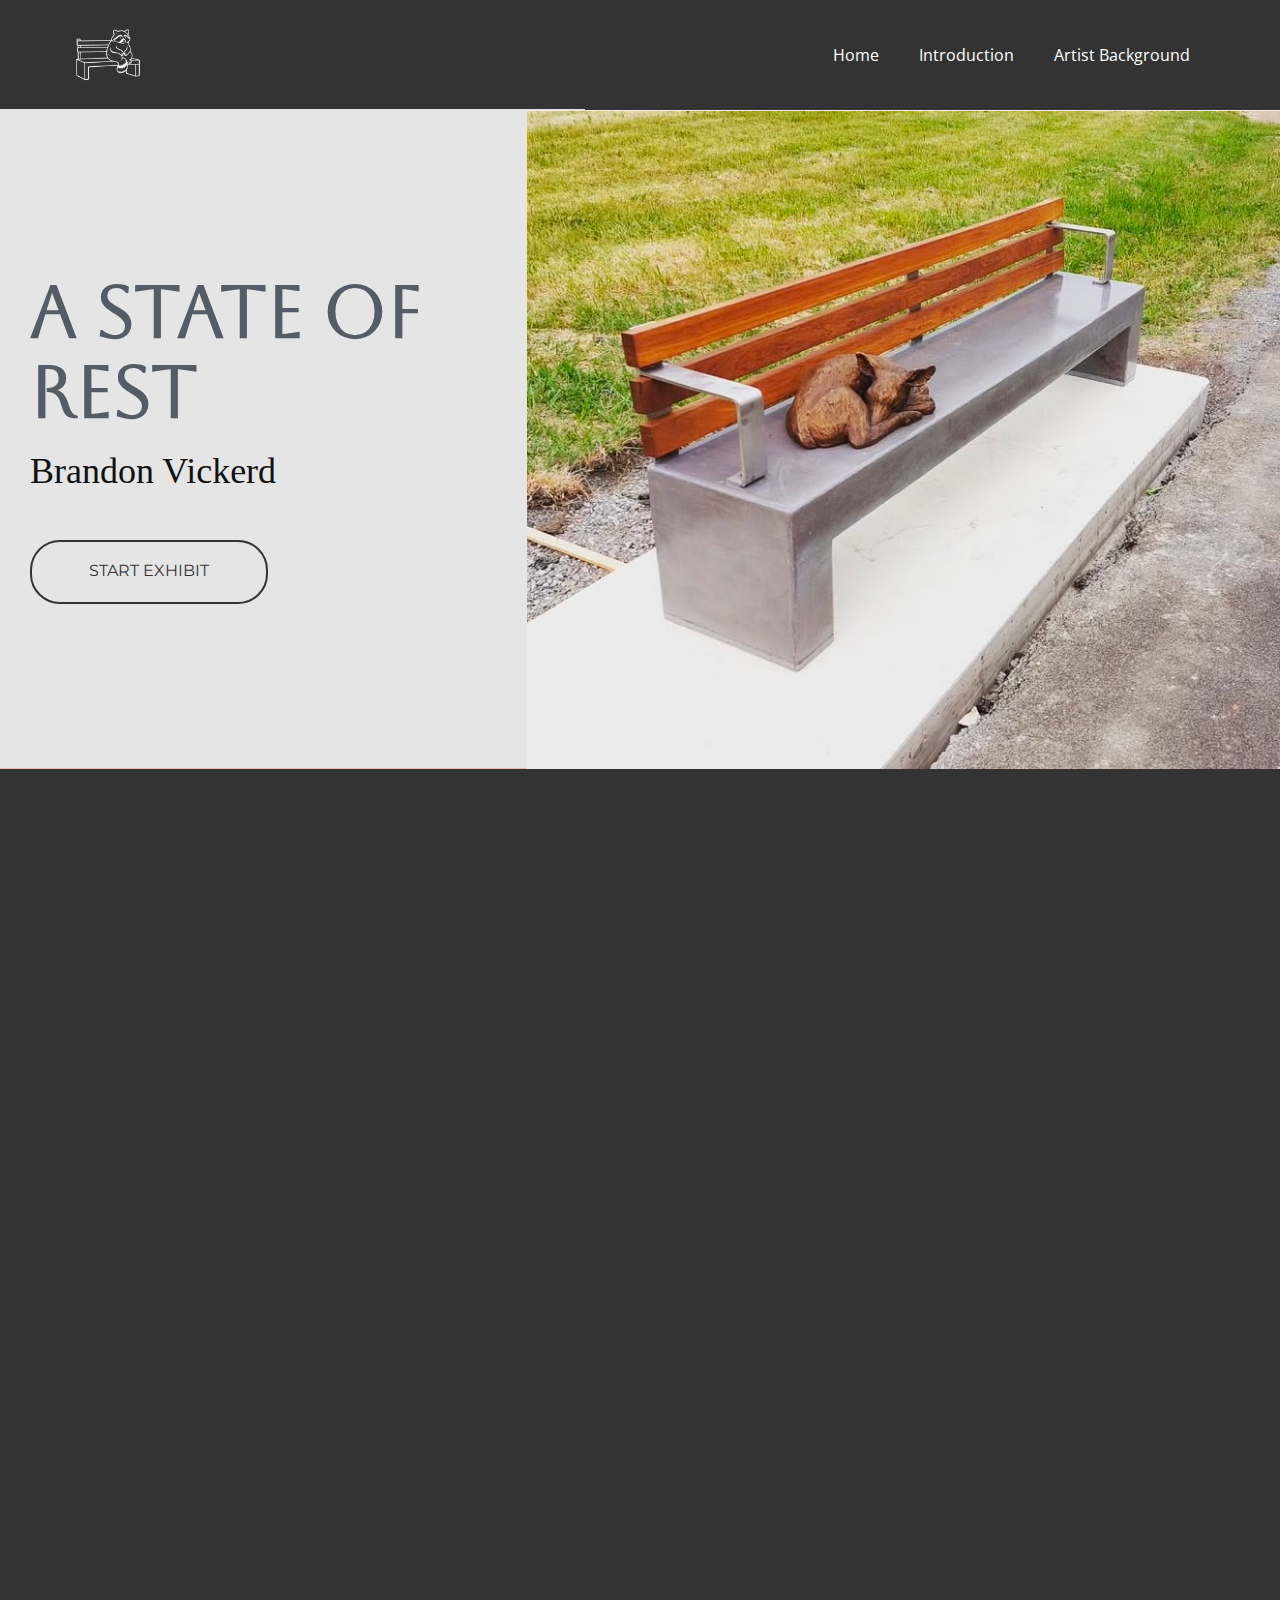
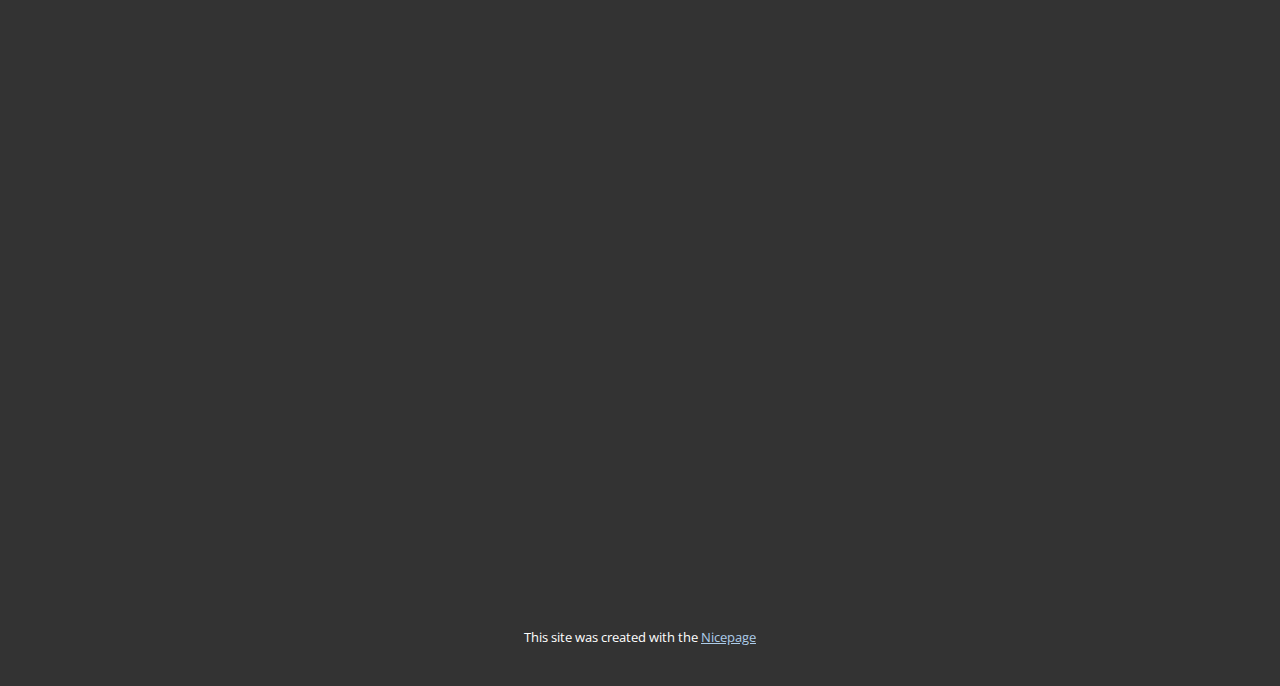
<file: index.html>
<!DOCTYPE html>
<html style="font-size: 16px;" lang="en"><head>
    <meta name="viewport" content="width=device-width, initial-scale=1.0">
    <meta charset="utf-8">
    <meta name="keywords" content="Our Portfolio, Our Works, Contact Us">
    <meta name="description" content="">
    <title>Home Menu</title>
    <link rel="stylesheet" href="nicepage.css" media="screen">
<link rel="stylesheet" href="index.css" media="screen">
    <script class="u-script" type="text/javascript" src="jquery.js" defer=""></script>
    <script class="u-script" type="text/javascript" src="nicepage.js" defer=""></script>
    <meta name="generator" content="Nicepage 7.7.3, nicepage.com">
    
    
    
    
    
    
    <link id="u-theme-google-font" rel="stylesheet" href="https://fonts.googleapis.com/css?family=Roboto:100,100i,300,300i,400,400i,500,500i,700,700i,900,900i|Open+Sans:300,300i,400,400i,500,500i,600,600i,700,700i,800,800i">
    <link id="u-page-google-font" rel="stylesheet" href="https://fonts.googleapis.com/css?family=Montserrat:100,100i,200,200i,300,300i,400,400i,500,500i,600,600i,700,700i,800,800i,900,900i|Aboreto:400">
    <script type="application/ld+json">{
		"@context": "http://schema.org",
		"@type": "Organization",
		"name": "A_State_Of_Rest",
		"logo": "images/logo-website.png"
}</script>
    <meta name="theme-color" content="#478ac9">
    <meta property="og:title" content="Home Menu">
    <meta property="og:type" content="website">
  <meta data-intl-tel-input-cdn-path="intlTelInput/"></head>
  <body data-home-page="Home-Menu.html" data-home-page-title="Home Menu" data-path-to-root="./" data-include-products="false" class="u-body u-xl-mode" data-lang="en"><header class="u-clearfix u-header" id="sec-2f8a"><div class="u-clearfix u-sheet u-valign-middle-lg u-valign-middle-md u-valign-middle-sm u-valign-middle-xs u-sheet-1">
        <a href="./" data-page-id="700920115" class="u-image u-logo u-image-1" data-image-width="1024" data-image-height="1024" title="Home Menu">
          <img src="images/logo-website.png" class="u-logo-image u-logo-image-1">
        </a>
        <nav class="u-menu u-menu-one-level u-offcanvas u-menu-1">
          <div class="menu-collapse" style="font-size: 1rem; letter-spacing: 0px;">
            <a class="u-button-style u-custom-left-right-menu-spacing u-custom-padding-bottom u-custom-text-active-color u-custom-text-hover-color u-custom-top-bottom-menu-spacing u-hamburger-link u-nav-link u-text-active-palette-1-base u-text-hover-palette-2-base" href="#">
              <svg class="u-svg-link" viewBox="0 0 24 24"><use xlink:href="#menu-hamburger"></use></svg>
              <svg class="u-svg-content" version="1.1" id="menu-hamburger" viewBox="0 0 16 16" x="0px" y="0px" xmlns:xlink="http://www.w3.org/1999/xlink" xmlns="http://www.w3.org/2000/svg"><g><rect y="1" width="16" height="2"></rect><rect y="7" width="16" height="2"></rect><rect y="13" width="16" height="2"></rect>
</g></svg>
            </a>
          </div>
          <div class="u-custom-menu u-nav-container">
            <ul class="u-nav u-unstyled u-nav-1"><li class="u-nav-item"><a class="u-button-style u-nav-link u-text-active-grey-40 u-text-hover-grey-50" href="./" style="padding: 10px 20px;">Home</a>
</li><li class="u-nav-item"><a class="u-button-style u-nav-link u-text-active-grey-40 u-text-hover-grey-50" href="introduction.html" style="padding: 10px 20px;">Introduction</a>
</li><li class="u-nav-item"><a class="u-button-style u-nav-link u-text-active-grey-40 u-text-hover-grey-50" href="Artist-Background.html" style="padding: 10px 20px;">Artist Background</a>
</li></ul>
          </div>
          <div class="u-custom-menu u-nav-container-collapse">
            <div class="u-black u-container-style u-inner-container-layout u-opacity u-opacity-95 u-sidenav">
              <div class="u-inner-container-layout u-sidenav-overflow">
                <div class="u-menu-close"></div>
                <ul class="u-align-center u-nav u-popupmenu-items u-unstyled u-nav-2"><li class="u-nav-item"><a class="u-button-style u-nav-link" href="./">Home</a>
</li><li class="u-nav-item"><a class="u-button-style u-nav-link" href="introduction.html">Introduction</a>
</li><li class="u-nav-item"><a class="u-button-style u-nav-link" href="Artist-Background.html">Artist Background</a>
</li></ul>
              </div>
            </div>
            <div class="u-black u-menu-overlay u-opacity u-opacity-70"></div>
          </div>
        </nav>
      </div></header>
    <section class="u-align-center u-clearfix u-container-align-center u-gradient u-valign-middle-lg u-valign-middle-md u-valign-middle-sm u-valign-middle-xs u-section-1" id="carousel_3d70">
      <div class="custom-expanded data-layout-selected u-clearfix u-gutter-0 u-layout-wrap u-layout-wrap-1">
        <div class="u-layout" style="">
          <div class="u-layout-row" style="">
            <div class="u-align-left u-container-align-left u-container-style u-grey-10 u-layout-cell u-left-cell u-shape-rectangle u-size-60 u-size-xs-60 u-layout-cell-1" src="">
              <div class="u-container-layout u-valign-middle u-container-layout-1">
                <h1 class="u-align-left u-custom-font u-text u-text-palette-5-dark-2 u-text-1">A State of Rest</h1>
                <p class="u-align-left u-custom-font u-font-georgia u-text u-text-2">Brandon Vickerd </p>
                <a href="introduction.html" data-page-id="42222788" class="u-active-palette-5-dark-3 u-align-left u-border-2 u-border-grey-80 u-btn u-button-style u-hover-palette-5-dark-3 u-btn-1" data-animation-name="" data-animation-duration="0" data-animation-delay="0" data-animation-direction="" title="introduction">start​ exhibit</a>
              </div>
            </div>
          </div>
        </div>
      </div>
      <img class="custom-expanded u-image u-image-default u-image-1" src="images/IMG_4222.jpeg" alt="" data-image-width="1170" data-image-height="680">
    </section>
    <section class="u-align-center u-clearfix u-container-align-center u-valign-top-md u-section-2" id="carousel_dc5e" data-animation-name="" data-animation-duration="0" data-animation-delay="0" data-animation-direction="">
      <div class="u-clearfix u-sheet u-valign-middle-lg u-valign-middle-md u-valign-middle-sm u-valign-middle-xs u-sheet-1">
        <h2 class="u-align-center u-text u-text-default u-text-palette-5-dark-2 u-text-1" data-animation-name="customAnimationIn" data-animation-duration="1500">Gallery</h2>
        <div class="u-expanded-width u-list u-list-1">
          <div class="u-repeater u-repeater-1">
            <div class="u-align-left u-container-align-left u-container-style u-image u-list-item u-repeater-item u-shading u-image-1" src="" data-image-width="1170" data-image-height="1106" data-animation-name="customAnimationIn" data-animation-duration="1500" data-href="introduction.html" data-page-id="42222788" title="introduction">
              <div class="u-container-layout u-similar-container u-container-layout-1">
                <div class="u-align-center u-black u-container-align-center u-container-style u-expanded-width u-group u-opacity u-opacity-60 u-group-1" data-animation-name="" data-animation-duration="0" data-animation-delay="0" data-animation-direction="">
                  <div class="u-container-layout u-valign-middle u-container-layout-2">
                    <h5 class="u-text u-text-2">
                      <a class="u-active-none u-border-none u-btn u-button-link u-button-style u-hover-none u-none u-text-body-alt-color u-btn-1" href="introduction.html" data-page-id="42222788" title="introduction" target="_blank">Introduction</a>
                    </h5>
                  </div>
                </div>
              </div>
            </div>
            <div class="u-align-left u-container-align-left u-container-style u-image u-list-item u-repeater-item u-shading u-image-2" src="" data-image-width="1170" data-image-height="1121" data-animation-name="customAnimationIn" data-animation-duration="1500" data-href="Visual-Analysis.html" data-page-id="59548452" title="Visual Analysis">
              <div class="u-container-layout u-similar-container u-container-layout-3">
                <div class="u-align-center u-black u-container-align-center u-container-style u-expanded-width u-group u-opacity u-opacity-60 u-group-2" data-animation-name="" data-animation-duration="0" data-animation-delay="0" data-animation-direction="" data-href="#">
                  <div class="u-container-layout u-valign-middle u-container-layout-4">
                    <h5 class="u-text u-text-3">
                      <a class="u-active-none u-border-none u-btn u-button-link u-button-style u-hover-none u-none u-text-body-alt-color u-btn-2" href="Visual-Analysis.html" data-page-id="59548452" title="Visual Analysis" target="_blank">Visual Analysis</a>
                    </h5>
                  </div>
                </div>
              </div>
            </div>
            <div class="u-align-left u-container-align-left u-container-style u-image u-list-item u-repeater-item u-shading u-image-3" src="" data-image-width="1170" data-image-height="865" data-animation-name="customAnimationIn" data-animation-duration="1500" data-href="Artist-Background.html" data-page-id="1081700923" title="Artist Background">
              <div class="u-container-layout u-similar-container u-container-layout-5">
                <div class="u-align-center u-black u-container-align-center u-container-style u-expanded-width u-group u-opacity u-opacity-60 u-group-3" data-animation-name="" data-animation-duration="0" data-animation-delay="0" data-animation-direction="">
                  <div class="u-container-layout u-valign-middle u-container-layout-6">
                    <h5 class="u-text u-text-4">
                      <a class="u-active-none u-border-none u-btn u-button-link u-button-style u-hover-none u-none u-text-body-alt-color u-btn-3" href="Artist-Background.html" data-page-id="1081700923" title="Artist Background">Artist background</a>
                    </h5>
                  </div>
                </div>
              </div>
            </div>
            <div class="u-align-left u-container-align-left u-container-style u-image u-list-item u-repeater-item u-shading u-image-4" src="" data-image-width="3024" data-image-height="4032" data-animation-name="customAnimationIn" data-animation-duration="1500" data-href="Location-as-a-Catalyst.html" data-page-id="141833940" title="Location as a Catalyst">
              <div class="u-container-layout u-similar-container u-container-layout-7">
                <div class="u-align-center u-black u-container-align-center u-container-style u-expanded-width u-group u-opacity u-opacity-60 u-group-4" data-animation-name="" data-animation-duration="0" data-animation-delay="0" data-animation-direction="">
                  <div class="u-container-layout u-valign-middle u-container-layout-8">
                    <h5 class="u-text u-text-5">
                      <a class="u-active-none u-border-none u-btn u-button-link u-button-style u-hover-none u-none u-text-body-alt-color u-btn-4" href="Location-as-a-Catalyst.html" data-page-id="141833940" title="Location as a Catalyst">LOcation as a <b>Catalyst</b>
                      </a>
                    </h5>
                  </div>
                </div>
              </div>
            </div>
            <div class="u-align-left u-container-align-left u-container-style u-image u-list-item u-repeater-item u-shading u-image-5" src="" data-image-width="1170" data-image-height="1096" data-animation-name="customAnimationIn" data-animation-duration="1500" data-href="IsolatedRaccoon.html" data-page-id="50108014" title="IsolatedRaccoon">
              <div class="u-container-layout u-similar-container u-container-layout-9">
                <div class="u-align-center u-black u-container-align-center u-container-style u-expanded-width u-group u-opacity u-opacity-60 u-group-5" data-animation-name="" data-animation-duration="0" data-animation-delay="0" data-animation-direction="">
                  <div class="u-container-layout u-valign-middle u-container-layout-10">
                    <h5 class="u-text u-text-6">
                      <a class="u-active-none u-border-none u-btn u-button-link u-button-style u-hover-none u-none u-text-white u-btn-5" href="IsolatedRaccoon.html" data-page-id="50108014" title="IsolatedRaccoon">Isolated raccoon</a>
                    </h5>
                  </div>
                </div>
              </div>
            </div>
            <div class="u-align-left u-container-align-left u-container-style u-image u-list-item u-repeater-item u-shading u-image-6" src="" data-image-width="1169" data-image-height="1376" data-animation-name="customAnimationIn" data-animation-duration="1500" data-href="Community-Reception.html" data-page-id="301208328" title="Community Reception">
              <div class="u-container-layout u-similar-container u-container-layout-11">
                <div class="u-align-center u-black u-container-align-center u-container-style u-expanded-width u-group u-opacity u-opacity-60 u-group-6" data-animation-name="" data-animation-duration="0" data-animation-delay="0" data-animation-direction="">
                  <div class="u-container-layout u-valign-middle u-container-layout-12">
                    <h5 class="u-text u-text-7">
                      <a class="u-active-none u-border-none u-btn u-button-link u-button-style u-hover-none u-none u-text-body-alt-color u-btn-6" href="Visual-Analysis.html" data-page-id="59548452" title="Community Interaction">Community Reception</a>
                    </h5>
                  </div>
                </div>
              </div>
            </div>
            <div class="u-align-left u-container-align-left u-container-style u-image u-list-item u-repeater-item u-shading u-image-7" src="" data-image-width="1568" data-image-height="1174" data-animation-name="customAnimationIn" data-animation-duration="1500" data-href="The-Politics-of-Cuteness.html" data-page-id="38006529" title="The Politics of Cuteness">
              <div class="u-container-layout u-similar-container u-container-layout-13">
                <div class="u-align-center u-black u-container-align-center u-container-style u-expanded-width u-group u-opacity u-opacity-60 u-group-7" data-animation-name="" data-animation-duration="0" data-animation-delay="0" data-animation-direction="">
                  <div class="u-container-layout u-valign-middle u-container-layout-14">
                    <h5 class="u-text u-text-8">
                      <a href="The-Politics-of-Cuteness.html" data-page-id="38006529" class="u-active-none u-border-none u-btn u-button-link u-button-style u-hover-none u-none u-text-body-alt-color u-btn-7" title="The Politics of Cuteness">THE POLITICS OF CUTENESS </a>
                    </h5>
                  </div>
                </div>
              </div>
            </div>
            <div class="u-align-left u-container-align-left u-container-style u-image u-list-item u-repeater-item u-shading u-image-8" src="" data-image-width="4032" data-image-height="3024" data-animation-name="customAnimationIn" data-animation-duration="1500" data-href="Urbanization-and-Nature.html" data-page-id="936020347" title="Urbanization and Nature">
              <div class="u-container-layout u-similar-container u-container-layout-15">
                <div class="u-align-center u-black u-container-align-center u-container-style u-expanded-width u-group u-opacity u-opacity-60 u-group-8" data-animation-name="" data-animation-duration="0" data-animation-delay="0" data-animation-direction="">
                  <div class="u-container-layout u-valign-middle u-container-layout-16">
                    <h5 class="u-text u-text-9">
                      <a class="u-active-none u-border-none u-btn u-button-link u-button-style u-hover-none u-none u-text-body-alt-color u-btn-8" href="Urbanization-and-Nature.html" data-page-id="936020347" title="Urbanization and Nature">Urbanization and nature</a>
                    </h5>
                  </div>
                </div>
              </div>
            </div>
            <div class="u-align-left u-container-align-left u-container-style u-image u-list-item u-repeater-item u-shading u-image-9" src="" data-image-width="1170" data-image-height="680" data-animation-name="customAnimationIn" data-animation-duration="1500" data-href="Works-cited.html" data-page-id="495702484" title="Works cited">
              <div class="u-container-layout u-similar-container u-container-layout-17">
                <div class="u-align-center u-black u-container-align-center u-container-style u-expanded-width u-group u-opacity u-opacity-60 u-group-9" data-animation-name="" data-animation-duration="0" data-animation-delay="0" data-animation-direction="">
                  <div class="u-container-layout u-valign-middle u-container-layout-18">
                    <h5 class="u-text u-text-10">
                      <a href="Works-cited.html" data-page-id="495702484" class="u-active-none u-border-none u-btn u-button-link u-button-style u-hover-none u-none u-text-body-alt-color u-btn-9" title="Works cited">WORKS CITED</a>
                    </h5>
                  </div>
                </div>
              </div>
            </div>
          </div>
        </div>
      </div>
    </section>
    
    
    
    
    
    
    <section class="u-backlink u-clearfix u-grey-80">
      <p class="u-text"><span>This site was created with the </span>
        <a class="u-link" href="https://nicepage.com/" target="_blank" rel="nofollow"><span>Nicepage</span>
        </a>
      </p>
    </section>
  
</body></html>
</file>
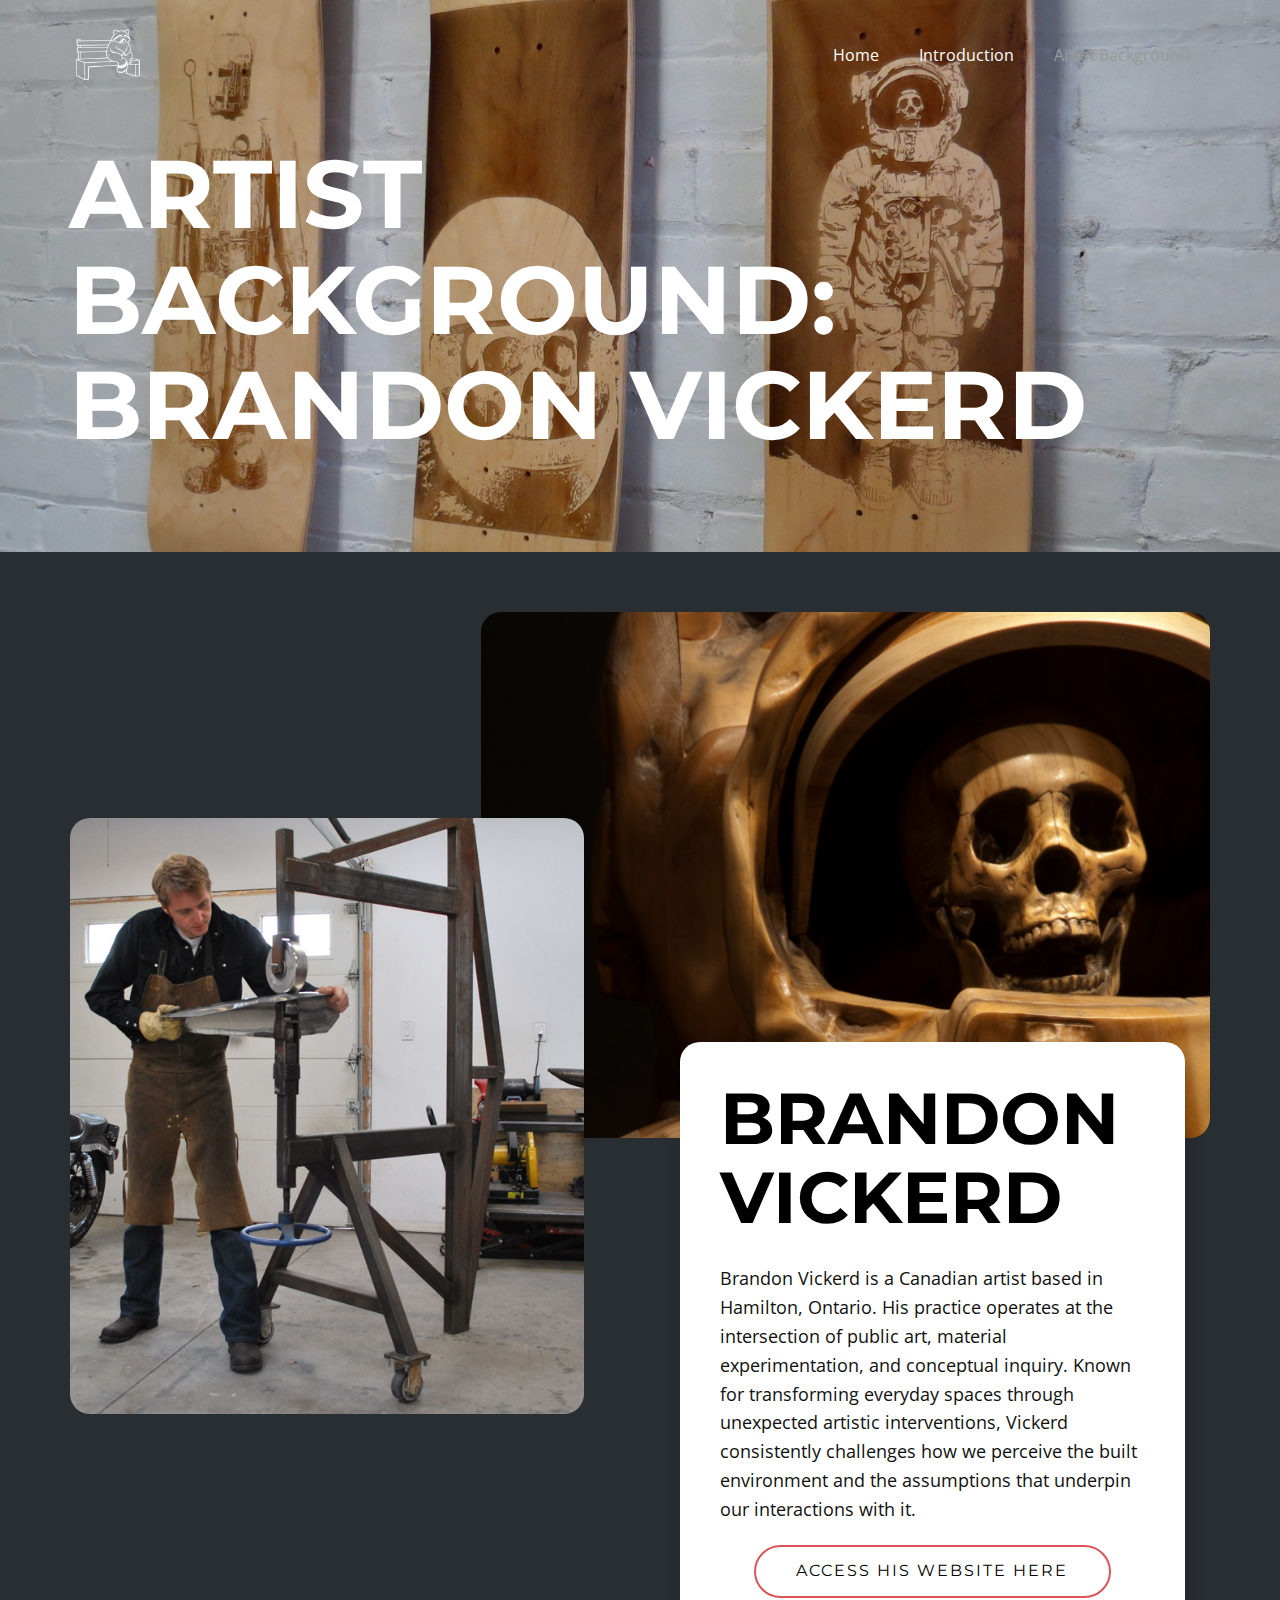
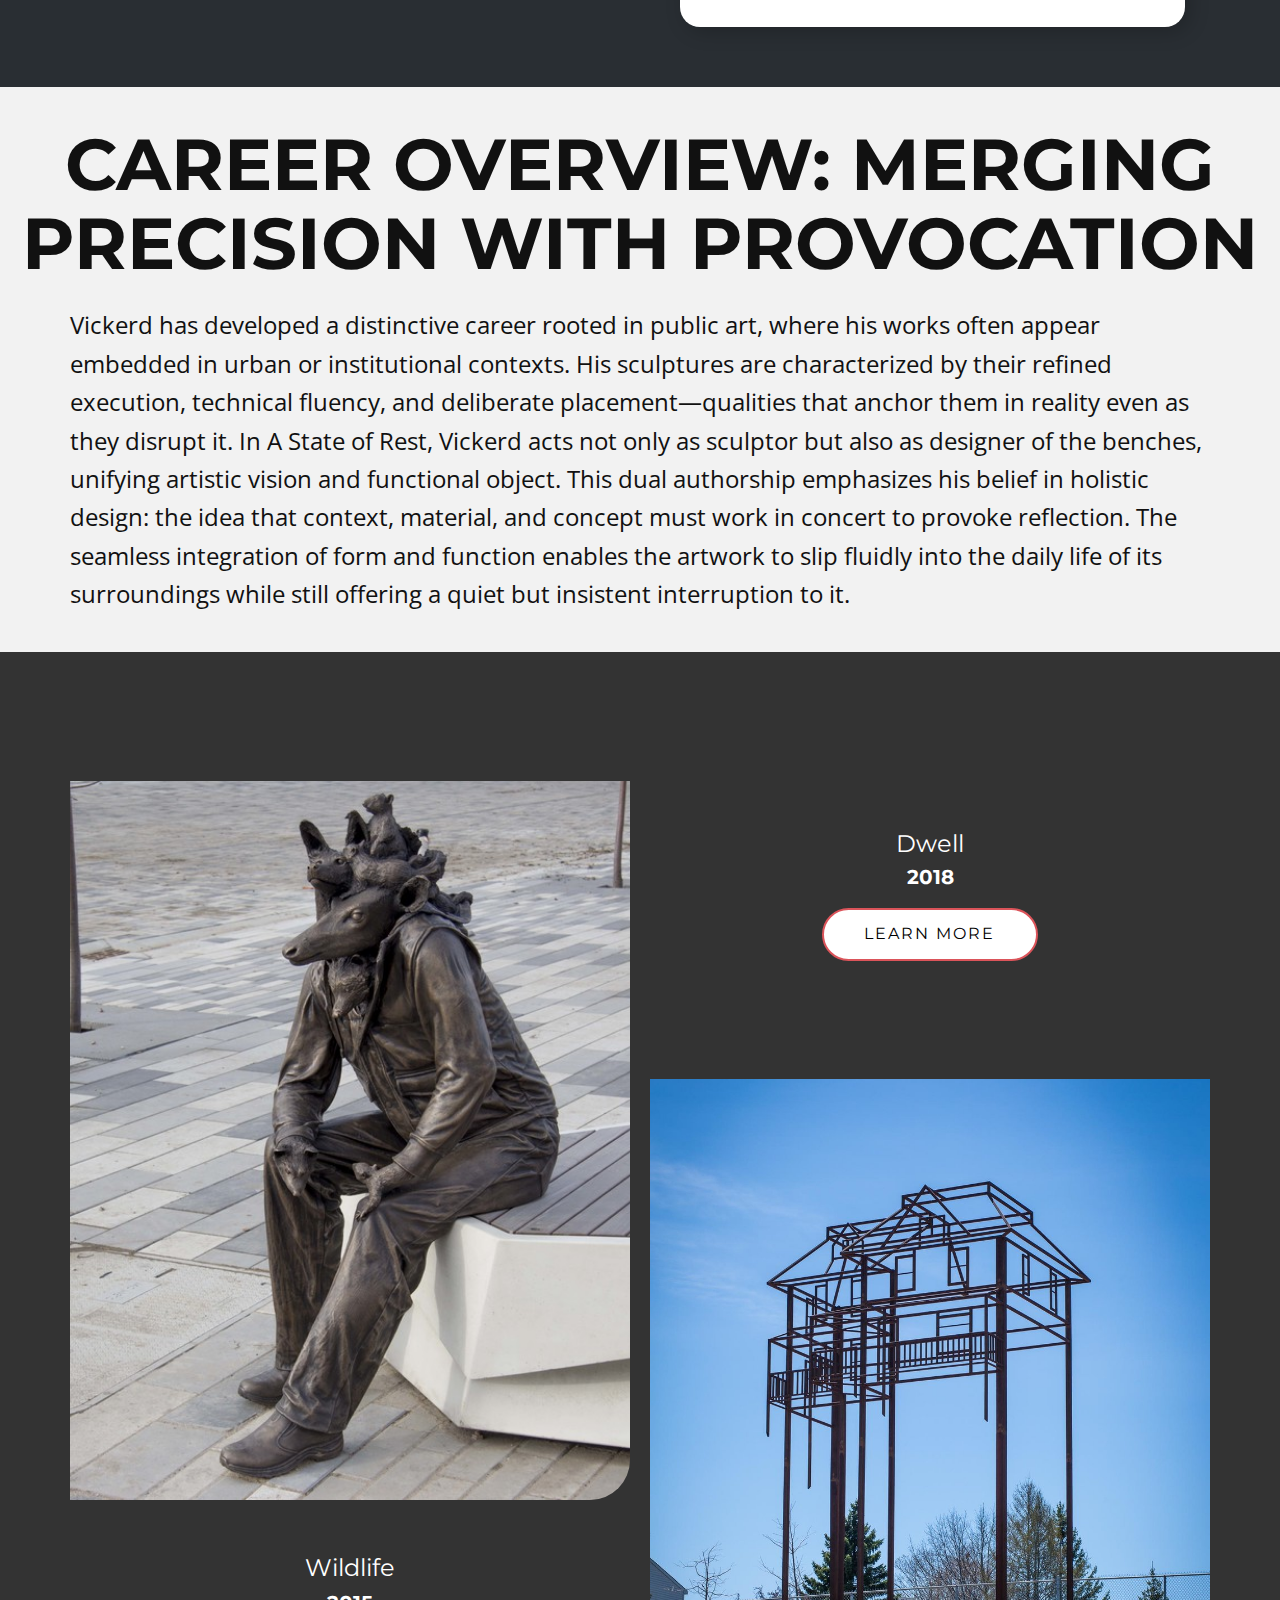
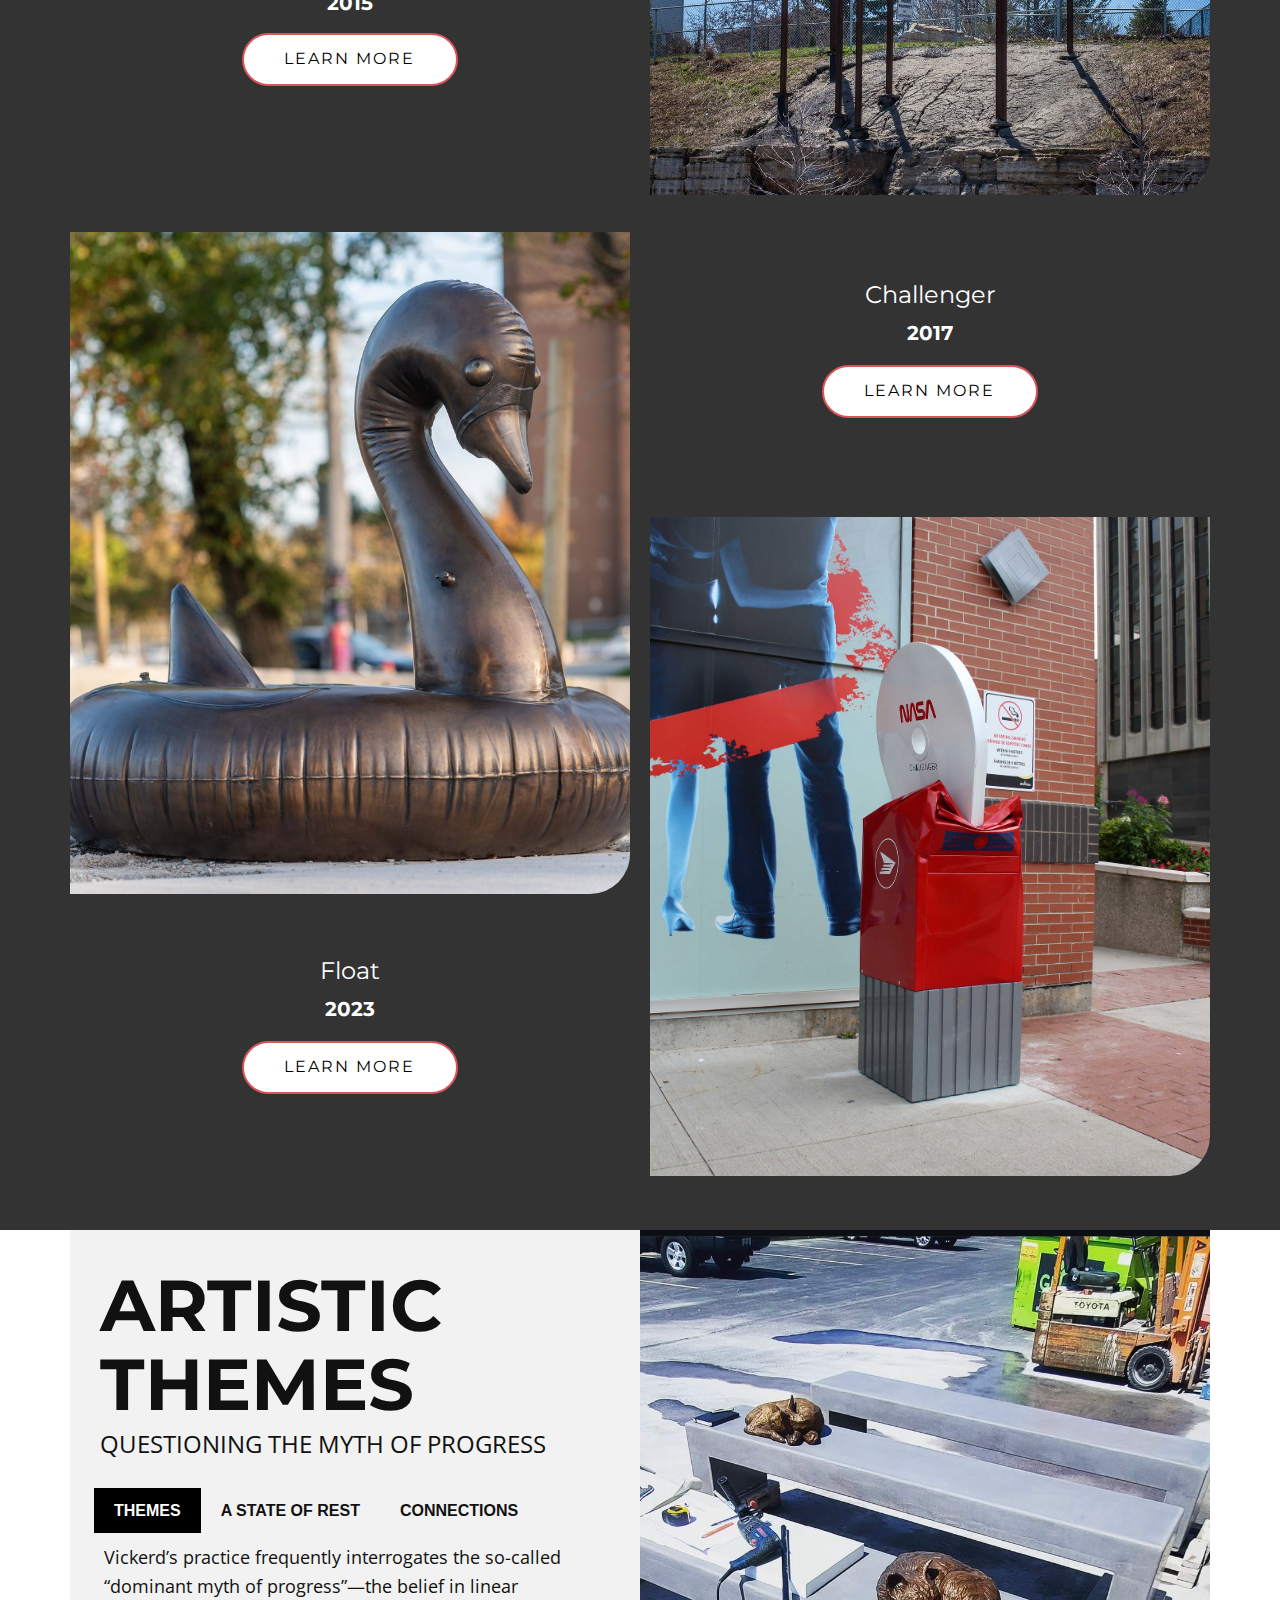
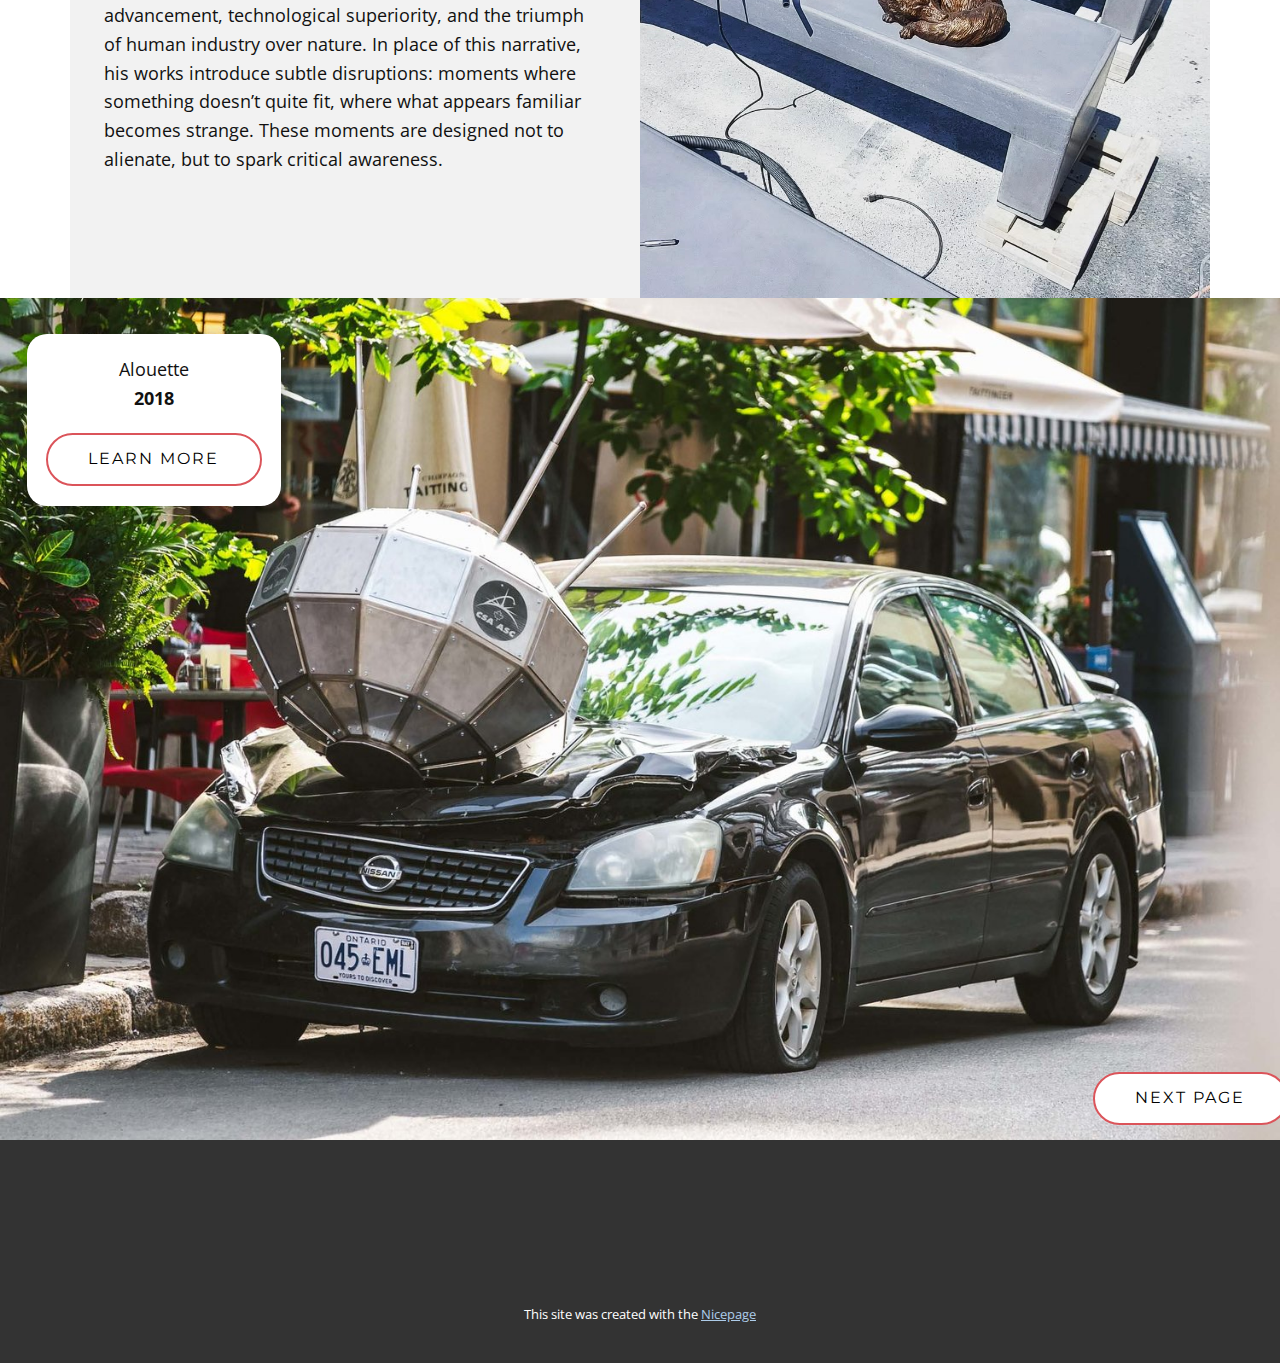
<file: Artist-Background.html>
<!DOCTYPE html>
<html style="font-size: 16px;" lang="en"><head>
    <meta name="viewport" content="width=device-width, initial-scale=1.0">
    <meta charset="utf-8">
    <meta name="keywords" content="Gallery​, ​Feel free to contact us for expert digital solutions today!">
    <meta name="description" content="">
    <title>Artist Background</title>
    <link rel="stylesheet" href="nicepage.css" media="screen">
<link rel="stylesheet" href="Artist-Background.css" media="screen">
    <script class="u-script" type="text/javascript" src="jquery.js" defer=""></script>
    <script class="u-script" type="text/javascript" src="nicepage.js" defer=""></script>
    <meta name="generator" content="Nicepage 7.7.3, nicepage.com">
    
    
    
    
    
    
    
    
    
    
    
    <link id="u-theme-google-font" rel="stylesheet" href="https://fonts.googleapis.com/css?family=Roboto:100,100i,300,300i,400,400i,500,500i,700,700i,900,900i|Open+Sans:300,300i,400,400i,500,500i,600,600i,700,700i,800,800i">
    <link id="u-page-google-font" rel="stylesheet" href="https://fonts.googleapis.com/css?family=Montserrat:100,100i,200,200i,300,300i,400,400i,500,500i,600,600i,700,700i,800,800i,900,900i">
    <script type="application/ld+json">{
		"@context": "http://schema.org",
		"@type": "Organization",
		"name": "A_State_Of_Rest",
		"logo": "images/logo-website.png"
}</script>
    <meta name="theme-color" content="#478ac9">
    <meta property="og:title" content="Artist Background">
    <meta property="og:type" content="website">
  <meta data-intl-tel-input-cdn-path="intlTelInput/"></head>
  <body data-path-to-root="./" data-include-products="false" class="u-body u-overlap u-overlap-contrast u-overlap-transparent u-xl-mode" data-lang="en"><header class="u-clearfix u-header" id="sec-2f8a"><div class="u-clearfix u-sheet u-valign-middle-lg u-valign-middle-md u-valign-middle-sm u-valign-middle-xs u-sheet-1">
        <a href="./" data-page-id="700920115" class="u-image u-logo u-image-1" data-image-width="1024" data-image-height="1024" title="Home Menu">
          <img src="images/logo-website.png" class="u-logo-image u-logo-image-1">
        </a>
        <nav class="u-menu u-menu-one-level u-offcanvas u-menu-1">
          <div class="menu-collapse" style="font-size: 1rem; letter-spacing: 0px;">
            <a class="u-button-style u-custom-left-right-menu-spacing u-custom-padding-bottom u-custom-text-active-color u-custom-text-hover-color u-custom-top-bottom-menu-spacing u-hamburger-link u-nav-link u-text-active-palette-1-base u-text-hover-palette-2-base" href="#">
              <svg class="u-svg-link" viewBox="0 0 24 24"><use xlink:href="#menu-hamburger"></use></svg>
              <svg class="u-svg-content" version="1.1" id="menu-hamburger" viewBox="0 0 16 16" x="0px" y="0px" xmlns:xlink="http://www.w3.org/1999/xlink" xmlns="http://www.w3.org/2000/svg"><g><rect y="1" width="16" height="2"></rect><rect y="7" width="16" height="2"></rect><rect y="13" width="16" height="2"></rect>
</g></svg>
            </a>
          </div>
          <div class="u-custom-menu u-nav-container">
            <ul class="u-nav u-unstyled u-nav-1"><li class="u-nav-item"><a class="u-button-style u-nav-link u-text-active-grey-40 u-text-hover-grey-50" href="./" style="padding: 10px 20px;">Home</a>
</li><li class="u-nav-item"><a class="u-button-style u-nav-link u-text-active-grey-40 u-text-hover-grey-50" href="introduction.html" style="padding: 10px 20px;">Introduction</a>
</li><li class="u-nav-item"><a class="u-button-style u-nav-link u-text-active-grey-40 u-text-hover-grey-50" href="Artist-Background.html" style="padding: 10px 20px;">Artist Background</a>
</li></ul>
          </div>
          <div class="u-custom-menu u-nav-container-collapse">
            <div class="u-black u-container-style u-inner-container-layout u-opacity u-opacity-95 u-sidenav">
              <div class="u-inner-container-layout u-sidenav-overflow">
                <div class="u-menu-close"></div>
                <ul class="u-align-center u-nav u-popupmenu-items u-unstyled u-nav-2"><li class="u-nav-item"><a class="u-button-style u-nav-link" href="./">Home</a>
</li><li class="u-nav-item"><a class="u-button-style u-nav-link" href="introduction.html">Introduction</a>
</li><li class="u-nav-item"><a class="u-button-style u-nav-link" href="Artist-Background.html">Artist Background</a>
</li></ul>
              </div>
            </div>
            <div class="u-black u-menu-overlay u-opacity u-opacity-70"></div>
          </div>
        </nav>
      </div></header>
    <section class="u-clearfix u-image u-shading u-section-1" id="sec-ce98" data-image-width="1500" data-image-height="1322">
      <div class="u-clearfix u-sheet u-sheet-1">
        <h1 class="u-align-left u-text u-text-body-alt-color u-text-1" data-animation-name="customAnimationIn" data-animation-duration="2000" data-animation-delay="0">Artist Background: Brandon Vickerd</h1>
      </div>
    </section>
    <section class="u-clearfix u-palette-1-dark-3 u-section-2" id="sec-bfdf">
      <div class="u-clearfix u-sheet u-valign-middle-lg u-sheet-1">
        <img class="u-image u-image-round u-radius-20 u-image-1" src="images/Screenshot2025-04-09at9.46.07PM.png" data-image-width="744" data-image-height="1128">
        <img class="u-image u-image-round u-radius-20 u-image-2" src="images/image14.png" data-image-width="634" data-image-height="800">
        <div class="u-align-left u-container-align-left u-container-style u-expanded-width-xs u-group u-radius-20 u-shape-round u-white u-group-1">
          <div class="u-container-layout u-valign-bottom-xl u-valign-middle-lg u-valign-middle-md u-valign-middle-sm u-valign-middle-xs u-container-layout-1">
            <h2 class="u-text u-text-black u-text-1">Brandon Vickerd</h2>
            <p class="u-text u-text-2"> Brandon Vickerd is a Canadian artist based in Hamilton, Ontario. His practice operates at the intersection of public art, material experimentation, and conceptual inquiry. Known for transforming everyday spaces through unexpected artistic interventions, Vickerd consistently challenges how we perceive the built environment and the assumptions that underpin our interactions with it. <i></i>
            </p>
            <a href="http://brandonvickerd.com/" class="u-active-palette-2-base u-border-2 u-border-active-palette-2-base u-border-hover-palette-2-base u-border-palette-2-base u-btn u-btn-round u-button-style u-hover-palette-2-base u-radius-50 u-text-active-white u-text-black u-text-hover-white u-white u-btn-1" target="_blank">Access his website here </a>
          </div>
        </div>
      </div>
    </section>
    <section class="u-clearfix u-grey-5 u-section-3" id="sec-7f75">
      <div class="u-clearfix u-sheet u-valign-middle u-sheet-1">
        <h2 class="u-align-center u-text u-text-1"> Career Overview: Merging Precision with Provocation </h2>
        <p class="u-text u-text-2"> Vickerd has developed a distinctive career rooted in public art, where his works often appear embedded in urban or institutional contexts. His sculptures are characterized by their refined execution, technical fluency, and deliberate placement—qualities that anchor them in reality even as they disrupt it.
In A State of Rest, Vickerd acts not only as sculptor but also as designer of the benches, unifying artistic vision and functional object. This dual authorship emphasizes his belief in holistic design: the idea that context, material, and concept must work in concert to provoke reflection. The seamless integration of form and function enables the artwork to slip fluidly into the daily life of its surroundings while still offering a quiet but insistent interruption to it.<i></i>
        </p>
      </div>
    </section>
    <section class="u-clearfix u-section-4" id="sec-8057">
      <div class="u-clearfix u-sheet u-valign-middle-lg u-valign-middle-md u-valign-middle-sm u-valign-middle-xs u-sheet-1">
        <h1 class="u-align-left u-text u-text-body-alt-color u-text-1" data-animation-name="customAnimationIn" data-animation-duration="2000" data-animation-delay="0">Gallery</h1>
        <div class="data-layout-selected u-clearfix u-expanded-width u-gutter-20 u-layout-wrap u-layout-wrap-1">
          <div class="u-layout">
            <div class="u-layout-row">
              <div class="u-size-30 u-size-60-md">
                <div class="u-layout-col">
                  <div class="skrollable u-container-style u-image u-image-round u-layout-cell u-radius u-shape-rectangle u-size-40 u-image-1" data-image-width="1000" data-image-height="691">
                    <div class="u-container-layout u-container-layout-1"></div>
                  </div>
                  <div class="u-container-style u-layout-cell u-shape-rectangle u-size-20 u-layout-cell-2">
                    <div class="u-container-layout u-container-layout-2">
                      <h4 class="u-align-center u-text u-text-default u-text-2">Wildlife</h4>
                      <h5 class="u-align-center u-text u-text-default u-text-3">2015</h5>
                      <a href="http://brandonvickerd.com/wildlife" class="u-active-palette-2-base u-border-2 u-border-active-palette-2-base u-border-hover-palette-2-base u-border-palette-2-base u-btn u-btn-round u-button-style u-hover-palette-2-base u-radius-50 u-text-active-white u-text-black u-text-hover-white u-white u-btn-1" target="_blank">learn more </a>
                    </div>
                  </div>
                </div>
              </div>
              <div class="u-size-30 u-size-60-md">
                <div class="u-layout-col">
                  <div class="u-container-style u-layout-cell u-size-20 u-layout-cell-3">
                    <div class="u-container-layout u-container-layout-3">
                      <h4 class="u-align-center u-text u-text-default u-text-4">Dwell</h4>
                      <h5 class="u-align-center u-text u-text-default u-text-5">2018</h5>
                      <a href="http://brandonvickerd.com/index#/dwell" class="u-active-palette-2-base u-border-2 u-border-active-palette-2-base u-border-hover-palette-2-base u-border-palette-2-base u-btn u-btn-round u-button-style u-hover-palette-2-base u-radius-50 u-text-active-white u-text-black u-text-hover-white u-white u-btn-2" target="_blank">learn more </a>
                    </div>
                  </div>
                  <div class="skrollable u-container-style u-image u-image-round u-layout-cell u-radius u-shape-rectangle u-size-40 u-image-2" data-image-width="1000" data-image-height="1553">
                    <div class="u-container-layout u-container-layout-4"></div>
                  </div>
                </div>
              </div>
            </div>
          </div>
        </div>
      </div>
    </section>
    <section class="u-clearfix u-section-5" id="sec-d2f2">
      <div class="u-clearfix u-sheet u-valign-middle-lg u-valign-middle-md u-valign-middle-sm u-valign-middle-xs u-sheet-1">
        <div class="data-layout-selected u-clearfix u-expanded-width u-gutter-20 u-layout-wrap u-layout-wrap-1">
          <div class="u-layout">
            <div class="u-layout-row">
              <div class="u-size-30 u-size-60-md">
                <div class="u-layout-col">
                  <div class="skrollable u-container-style u-image u-image-round u-layout-cell u-radius u-shape-rectangle u-size-40 u-image-1" data-image-width="1500" data-image-height="1001">
                    <div class="u-container-layout u-valign-bottom-lg u-valign-bottom-md u-valign-bottom-sm u-valign-bottom-xs u-container-layout-1"></div>
                  </div>
                  <div class="u-container-style u-layout-cell u-shape-rectangle u-size-20 u-layout-cell-2">
                    <div class="u-container-layout u-valign-middle-lg u-valign-middle-md u-valign-middle-sm u-valign-top-xs u-container-layout-2">
                      <h4 class="u-align-center u-text u-text-default u-text-1">Float</h4>
                      <h5 class="u-align-center u-text u-text-default u-text-2">2023</h5>
                      <a href="http://brandonvickerd.com/index#/float" class="u-active-palette-2-base u-border-2 u-border-active-palette-2-base u-border-hover-palette-2-base u-border-palette-2-base u-btn u-btn-round u-button-style u-hover-palette-2-base u-radius-50 u-text-active-white u-text-black u-text-hover-white u-white u-btn-1" target="_blank">learn more </a>
                    </div>
                  </div>
                </div>
              </div>
              <div class="u-size-30 u-size-60-md">
                <div class="u-layout-col">
                  <div class="u-container-style u-layout-cell u-size-20 u-layout-cell-3">
                    <div class="u-container-layout u-valign-middle-lg u-valign-middle-md u-valign-middle-sm u-valign-top-xs u-container-layout-3">
                      <h4 class="u-align-center u-text u-text-default u-text-3">Challenger</h4>
                      <h5 class="u-align-center u-text u-text-default u-text-4"> 2017</h5>
                      <a href="http://brandonvickerd.com/index#/new-gallery-2" class="u-active-palette-2-base u-border-2 u-border-active-palette-2-base u-border-hover-palette-2-base u-border-palette-2-base u-btn u-btn-round u-button-style u-hover-palette-2-base u-radius-50 u-text-active-white u-text-black u-text-hover-white u-white u-btn-2" target="_blank">learn more </a>
                    </div>
                  </div>
                  <div class="skrollable u-container-style u-image u-image-round u-layout-cell u-radius u-shape-rectangle u-size-40 u-image-2" data-image-width="1500" data-image-height="2044">
                    <div class="u-container-layout u-valign-middle-lg u-valign-middle-md u-valign-middle-sm u-valign-middle-xs u-container-layout-4"></div>
                  </div>
                </div>
              </div>
            </div>
          </div>
        </div>
      </div>
    </section>
    <section class="u-clearfix u-white u-section-6" id="sec-0c86">
      <div class="u-clearfix u-sheet u-valign-middle-lg u-valign-middle-md u-valign-middle-sm u-valign-middle-xs u-sheet-1">
        <div class="data-layout-selected u-clearfix u-expanded-width u-layout-wrap u-palette-1-base u-layout-wrap-1">
          <div class="u-layout">
            <div class="u-layout-row">
              <div class="u-container-style u-grey-5 u-layout-cell u-size-30 u-layout-cell-1">
                <div class="u-container-layout u-valign-top-lg u-valign-top-md u-valign-top-sm u-valign-top-xs u-container-layout-1">
                  <h2 class="u-text u-text-default u-text-1">Artistic themes</h2>
                  <p class="u-text u-text-body-color u-text-default u-text-2">QUESTIONING THE MYTH OF PROGRESS</p>
                  <div class="custom-expanded u-tabs u-tabs-1">
                    <ul class="u-tab-list u-unstyled" role="tablist"><li class="u-tab-item" role="presentation"><a class="active u-active-black u-button-style u-custom-font u-font-ubuntu u-tab-link u-tab-link-1" id="link-tab-6ad7" href="#tab-6ad7" role="tab" aria-controls="tab-6ad7" aria-selected="true">Themes</a>
</li><li class="u-tab-item" role="presentation"><a class="u-active-black u-button-style u-custom-font u-font-ubuntu u-tab-link u-tab-link-2" id="link-tab-b3b6" href="#tab-b3b6" role="tab" aria-controls="tab-b3b6" aria-selected="false">A state of rest</a>
</li><li class="u-tab-item" role="presentation"><a class="u-active-black u-button-style u-custom-font u-font-ubuntu u-tab-link u-tab-link-3" id="link-tab-47c7" href="#tab-47c7" role="tab" aria-controls="tab-47c7" aria-selected="false">connections </a>
</li></ul>
                    <div class="u-tab-content">
                      <div class="u-container-style u-tab-active u-tab-pane" id="tab-6ad7" role="tabpanel" aria-labelledby="link-tab-6ad7">
                        <div class="u-container-layout u-container-layout-2">
                          <p class="u-text u-text-body-color u-text-default u-text-3"> Vickerd’s practice frequently interrogates the so-called “dominant myth of progress”—the belief in linear advancement, technological superiority, and the triumph of human industry over nature. In place of this narrative, his works introduce subtle disruptions: moments where something doesn’t quite fit, where what appears familiar becomes strange. These moments are designed not to alienate, but to spark critical awareness. </p>
                        </div>
                      </div>
                      <div class="u-container-style u-tab-pane" id="tab-b3b6" role="tabpanel" aria-labelledby="link-tab-b3b6">
                        <div class="u-container-layout u-valign-top u-container-layout-3">
                          <p class="u-text u-text-body-color u-text-default u-text-4"> In A State of Rest, this challenge is embedded in the contradiction between naturalistic animal forms and urban infrastructure. The peaceful pose of a fawn or fox gives way to a larger question: at what cost does tranquility exist in an environment so thoroughly shaped by human priorities? By embedding wildlife into structures intended for human use, Vickerd urges the viewer to reconsider what is truly “natural” in contemporary urban life—and what has been displaced in the name of progress. </p>
                        </div>
                      </div>
                      <div class="u-container-style u-tab-pane" id="tab-47c7" role="tabpanel" aria-labelledby="link-tab-47c7">
                        <div class="u-container-layout u-valign-top u-container-layout-4">
                          <p class="u-text u-text-body-color u-text-default u-text-5"> His work resonates with the ideas of Michel de Certeau, who wrote about the creative subversions embedded in everyday spaces, and with Claire Bishop’s insights on installation art as a medium that activates the viewer as participant. Vickerd’s installations are not static monuments but dynamic propositions: open-ended, contingent, and often quietly radical. </p>
                        </div>
                      </div>
                    </div>
                  </div>
                </div>
              </div>
              <div class="u-container-style u-image u-layout-cell u-size-30 u-image-1" data-image-width="1170" data-image-height="1137">
                <div class="u-container-layout u-container-layout-5"></div>
              </div>
            </div>
          </div>
        </div>
      </div>
    </section>
    <section class="skrollable u-clearfix u-image u-section-7" id="block-10" data-image-width="1500" data-image-height="1000">
      <div class="u-clearfix u-sheet u-sheet-1">
        <div class="custom-expanded u-align-center u-container-align-center u-container-style u-group u-radius-20 u-shape-round u-white u-group-1">
          <div class="u-container-layout u-container-layout-1">
            <p class="u-text u-text-1">Alouette<i></i>
              <br><span style="font-weight: 700;">2018</span>
            </p>
            <a href="http://brandonvickerd.com/index#/alouette" class="u-active-palette-2-base u-border-2 u-border-active-palette-2-base u-border-hover-palette-2-base u-border-palette-2-base u-btn u-btn-round u-button-style u-hover-palette-2-base u-radius-50 u-text-active-white u-text-black u-text-hover-white u-white u-btn-1" target="_blank">learn more </a>
          </div>
        </div>
        <a href="Location-as-a-Catalyst.html" data-page-id="141833940" class="u-active-palette-2-base u-border-2 u-border-active-palette-2-base u-border-hover-palette-2-base u-border-palette-2-base u-btn u-btn-round u-button-style u-hover-palette-2-base u-radius-50 u-text-active-white u-text-black u-text-hover-white u-white u-btn-2" title="Location as a Catalyst">next page </a>
      </div>
    </section>
    
    
    
    
    
    <footer class="u-align-center u-clearfix u-container-align-center u-footer" id="sec-3d1c"><div class="u-clearfix u-sheet u-valign-middle-lg u-valign-middle-md u-valign-middle-sm u-valign-middle-xs u-sheet-1"></div></footer>
    <section class="u-backlink u-clearfix u-grey-80">
      <p class="u-text"><span>This site was created with the </span>
        <a class="u-link" href="https://nicepage.com/" target="_blank" rel="nofollow"><span>Nicepage</span>
        </a>
      </p>
    </section>
  
</body></html>
</file>
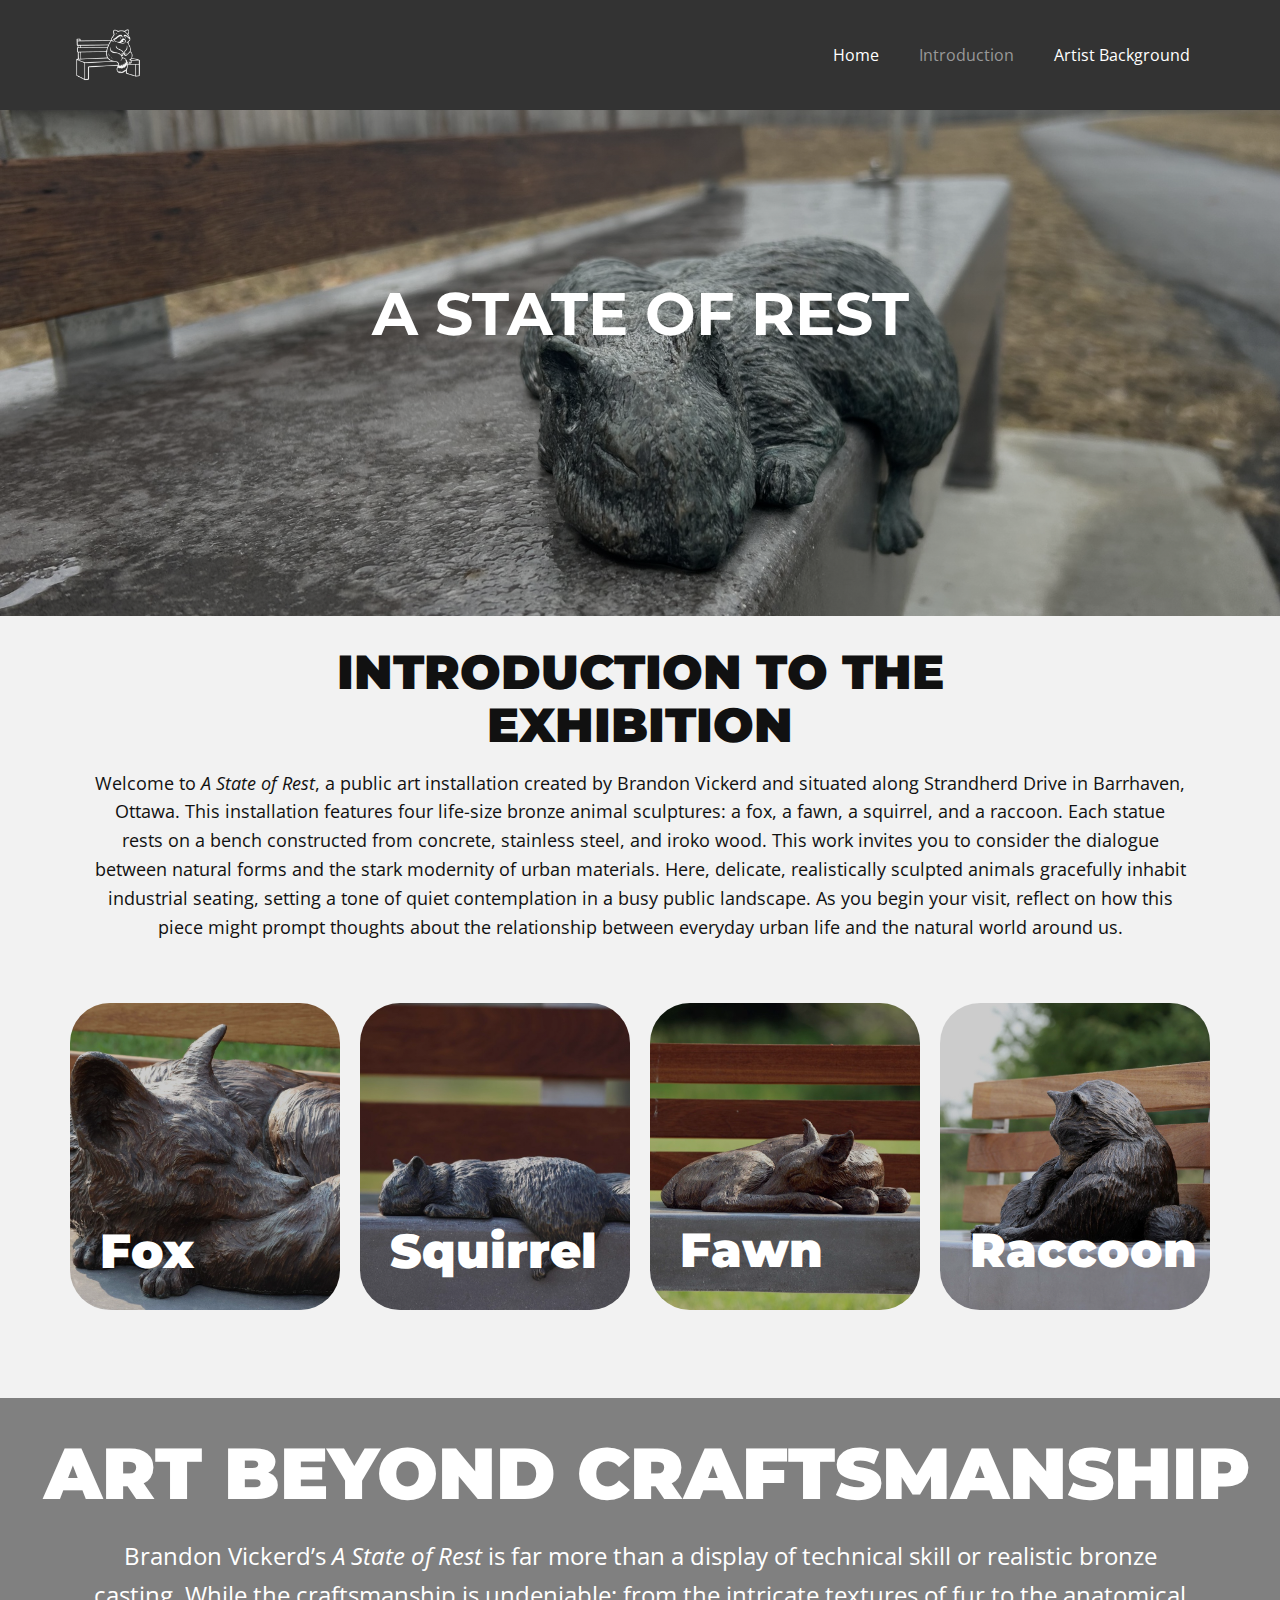
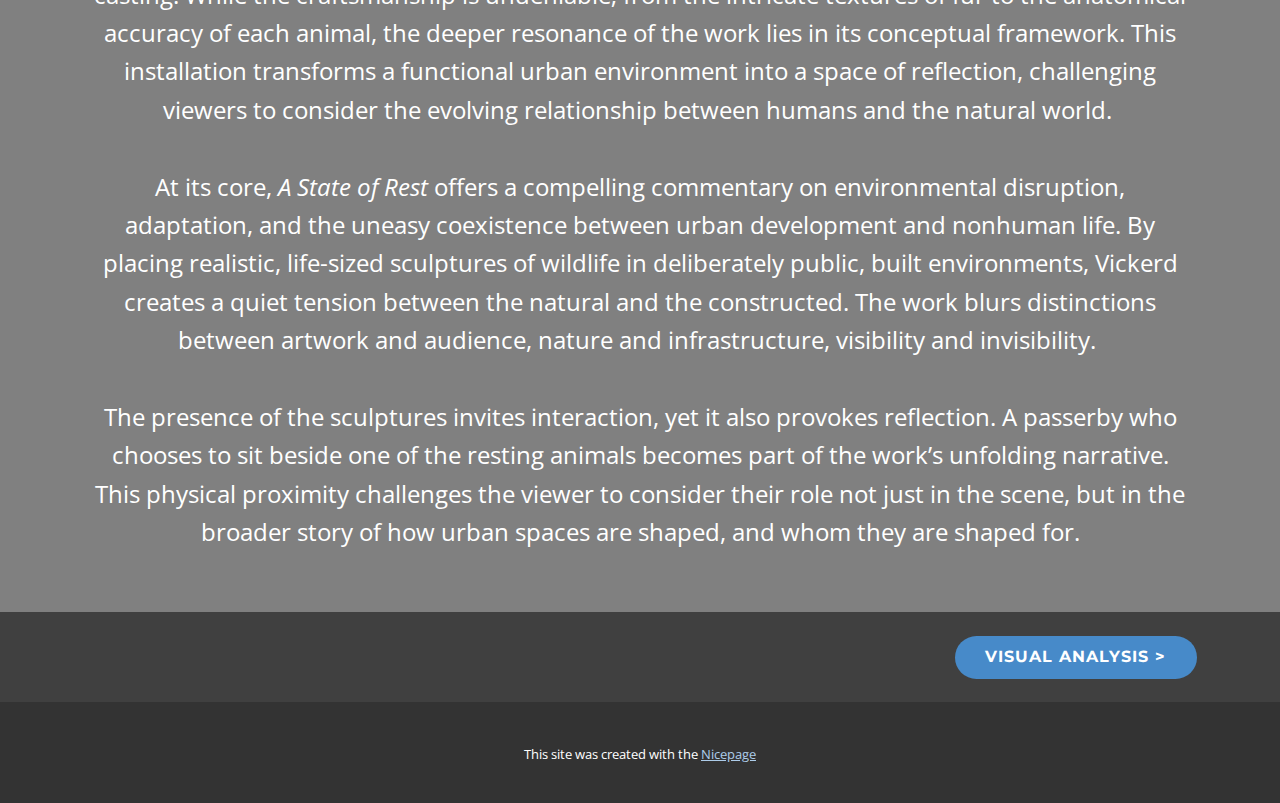
<file: introduction.html>
<!DOCTYPE html>
<html style="font-size: 16px;" lang="en"><head>
    <meta name="viewport" content="width=device-width, initial-scale=1.0">
    <meta charset="utf-8">
    <meta name="keywords" content="Contact Us">
    <meta name="description" content="">
    <title>introduction</title>
    <link rel="stylesheet" href="nicepage.css" media="screen">
<link rel="stylesheet" href="introduction.css" media="screen">
    <script class="u-script" type="text/javascript" src="jquery.js" defer=""></script>
    <script class="u-script" type="text/javascript" src="nicepage.js" defer=""></script>
    <meta name="generator" content="Nicepage 7.7.3, nicepage.com">
    
    
    
    
    
    
    
    
    <link id="u-theme-google-font" rel="stylesheet" href="https://fonts.googleapis.com/css?family=Roboto:100,100i,300,300i,400,400i,500,500i,700,700i,900,900i|Open+Sans:300,300i,400,400i,500,500i,600,600i,700,700i,800,800i">
    <link id="u-page-google-font" rel="stylesheet" href="https://fonts.googleapis.com/css?family=Montserrat:100,100i,200,200i,300,300i,400,400i,500,500i,600,600i,700,700i,800,800i,900,900i">
    <script type="application/ld+json">{
		"@context": "http://schema.org",
		"@type": "Organization",
		"name": "A_State_Of_Rest",
		"logo": "images/logo-website.png"
}</script>
    <meta name="theme-color" content="#478ac9">
    <meta property="og:title" content="introduction">
    <meta property="og:type" content="website">
  <meta data-intl-tel-input-cdn-path="intlTelInput/"></head>
  <body data-path-to-root="./" data-include-products="false" class="u-body u-xl-mode" data-lang="en"><header class="u-clearfix u-header" id="sec-2f8a"><div class="u-clearfix u-sheet u-valign-middle-lg u-valign-middle-md u-valign-middle-sm u-valign-middle-xs u-sheet-1">
        <a href="./" data-page-id="700920115" class="u-image u-logo u-image-1" data-image-width="1024" data-image-height="1024" title="Home Menu">
          <img src="images/logo-website.png" class="u-logo-image u-logo-image-1">
        </a>
        <nav class="u-menu u-menu-one-level u-offcanvas u-menu-1">
          <div class="menu-collapse" style="font-size: 1rem; letter-spacing: 0px;">
            <a class="u-button-style u-custom-left-right-menu-spacing u-custom-padding-bottom u-custom-text-active-color u-custom-text-hover-color u-custom-top-bottom-menu-spacing u-hamburger-link u-nav-link u-text-active-palette-1-base u-text-hover-palette-2-base" href="#">
              <svg class="u-svg-link" viewBox="0 0 24 24"><use xlink:href="#menu-hamburger"></use></svg>
              <svg class="u-svg-content" version="1.1" id="menu-hamburger" viewBox="0 0 16 16" x="0px" y="0px" xmlns:xlink="http://www.w3.org/1999/xlink" xmlns="http://www.w3.org/2000/svg"><g><rect y="1" width="16" height="2"></rect><rect y="7" width="16" height="2"></rect><rect y="13" width="16" height="2"></rect>
</g></svg>
            </a>
          </div>
          <div class="u-custom-menu u-nav-container">
            <ul class="u-nav u-unstyled u-nav-1"><li class="u-nav-item"><a class="u-button-style u-nav-link u-text-active-grey-40 u-text-hover-grey-50" href="./" style="padding: 10px 20px;">Home</a>
</li><li class="u-nav-item"><a class="u-button-style u-nav-link u-text-active-grey-40 u-text-hover-grey-50" href="introduction.html" style="padding: 10px 20px;">Introduction</a>
</li><li class="u-nav-item"><a class="u-button-style u-nav-link u-text-active-grey-40 u-text-hover-grey-50" href="Artist-Background.html" style="padding: 10px 20px;">Artist Background</a>
</li></ul>
          </div>
          <div class="u-custom-menu u-nav-container-collapse">
            <div class="u-black u-container-style u-inner-container-layout u-opacity u-opacity-95 u-sidenav">
              <div class="u-inner-container-layout u-sidenav-overflow">
                <div class="u-menu-close"></div>
                <ul class="u-align-center u-nav u-popupmenu-items u-unstyled u-nav-2"><li class="u-nav-item"><a class="u-button-style u-nav-link" href="./">Home</a>
</li><li class="u-nav-item"><a class="u-button-style u-nav-link" href="introduction.html">Introduction</a>
</li><li class="u-nav-item"><a class="u-button-style u-nav-link" href="Artist-Background.html">Artist Background</a>
</li></ul>
              </div>
            </div>
            <div class="u-black u-menu-overlay u-opacity u-opacity-70"></div>
          </div>
        </nav>
      </div></header>
    <section class="skrollable u-clearfix u-image u-shading u-uploaded-video u-section-1" id="carousel_2c9f" data-image-width="4032" data-image-height="3024">
      <div class="u-clearfix u-sheet u-valign-middle-lg u-valign-middle-md u-valign-middle-sm u-valign-middle-xs u-sheet-1">
        <h1 class="u-align-center u-text u-text-default u-text-1">A State of Rest</h1>
        <p class="u-align-center u-text u-text-default u-text-2" data-animation-name="customAnimationIn" data-animation-duration="1500" data-animation-delay="800">Brandon Vickerd</p>
      </div>
    </section>
    <section class="u-align-left u-clearfix u-container-align-left u-grey-5 u-section-2" id="sec-f2d4">
      <div class="u-clearfix u-sheet u-sheet-1">
        <h2 class="u-align-center u-text u-text-1">Introduction to the exhibition</h2>
        <p class="u-align-center u-text u-text-2"> Welcome to <span style="font-style: italic;">A State of Rest</span>, a public art installation created by Brandon Vickerd and situated along Strandherd Drive in Barrhaven, Ottawa. This installation features four life-size bronze animal sculptures: a fox, a fawn, a squirrel, and a raccoon. Each statue rests on a bench constructed from concrete, stainless steel, and iroko wood. This work invites you to consider the dialogue between natural forms and the stark modernity of urban materials. Here, delicate, realistically sculpted animals gracefully inhabit industrial seating, setting a tone of quiet contemplation in a busy public landscape.
As you begin your visit, reflect on how this piece might prompt thoughts about the relationship between everyday urban life and the natural world around us.
        </p>
        <div class="data-layout-selected u-clearfix u-expanded-width u-gutter-20 u-layout-wrap u-layout-wrap-1">
          <div class="u-layout">
            <div class="u-layout-row">
              <div class="u-container-style u-image u-image-round u-layout-cell u-left-cell u-radius-50 u-shading u-size-15 u-image-1" data-image-width="1500" data-image-height="1000">
                <div class="u-container-layout u-valign-bottom u-container-layout-1">
                  <h4 class="u-align-left u-text u-text-3">Fox</h4>
                </div>
              </div>
              <div class="u-container-style u-image u-image-round u-layout-cell u-radius-50 u-shading u-size-15 u-image-2" data-image-width="1500" data-image-height="880">
                <div class="u-container-layout u-valign-bottom u-container-layout-2">
                  <h4 class="u-text u-text-4">Squirrel</h4>
                </div>
              </div>
              <div class="u-container-style u-image u-image-round u-layout-cell u-radius-50 u-shading u-size-15 u-image-3" data-image-width="1500" data-image-height="958">
                <div class="u-container-layout u-valign-bottom-lg u-valign-bottom-md u-valign-bottom-sm u-valign-bottom-xs u-container-layout-3">
                  <h4 class="u-align-left u-text u-text-5">Fawn</h4>
                </div>
              </div>
              <div class="u-container-style u-image u-image-round u-layout-cell u-radius-50 u-right-cell u-shading u-size-15 u-image-4" data-image-width="1500" data-image-height="1022">
                <div class="u-container-layout u-valign-bottom-lg u-valign-bottom-md u-valign-bottom-sm u-valign-bottom-xs u-container-layout-4">
                  <h4 class="u-text u-text-6">Raccoon</h4>
                </div>
              </div>
            </div>
          </div>
        </div>
      </div>
    </section>
    <section class="u-align-left-md u-align-left-sm u-align-left-xs u-clearfix u-grey-50 u-section-3" id="sec-b3db">
      <div class="u-clearfix u-sheet u-valign-middle-lg u-valign-middle-md u-valign-middle-sm u-valign-middle-xs u-sheet-1">
        <h2 class="u-align-center u-text u-text-1"> Art Beyond Craftsmanship</h2>
        <p class="u-align-center u-text u-text-2"> Brandon Vickerd’s <span style="font-style: italic;">A State of Rest</span> is far more than a display of technical skill or realistic bronze casting. While the craftsmanship is undeniable; from the intricate textures of fur to the anatomical accuracy of each animal, the deeper resonance of the work lies in its conceptual framework. This installation transforms a functional urban environment into a space of reflection, challenging viewers to consider the evolving relationship between humans and the natural world.&nbsp;<br>
          <br>At its core, <span style="font-style: italic;">A State of Rest</span> offers a compelling commentary on environmental disruption, adaptation, and the uneasy coexistence between urban development and nonhuman life. By placing realistic, life-sized sculptures of wildlife in deliberately public, built environments, Vickerd creates a quiet tension between the natural and the constructed. The work blurs distinctions between artwork and audience, nature and infrastructure, visibility and invisibility.&nbsp;<br>
          <br>The presence of the sculptures invites interaction, yet it also provokes reflection. A passerby who chooses to sit beside one of the resting animals becomes part of the work’s unfolding narrative. This physical proximity challenges the viewer to consider their role not just in the scene, but in the broader story of how urban spaces are shaped, and whom they are shaped for.<br>
        </p>
      </div>
    </section>
    <section class="u-clearfix u-grey-75 u-section-4" id="block-1">
      <div class="u-clearfix u-sheet u-valign-middle u-sheet-1">
        <a href="Visual-Analysis.html" data-page-id="59548452" class="u-border-none u-btn u-button-style u-hover-palette-1-dark-1 u-palette-1-base u-btn-1" title="Visual Analysis">visual analysis​ &gt;</a>
      </div>
    </section>
    
    
    
    
    
    
    <section class="u-backlink u-clearfix u-grey-80">
      <p class="u-text"><span>This site was created with the </span>
        <a class="u-link" href="https://nicepage.com/" target="_blank" rel="nofollow"><span>Nicepage</span>
        </a>
      </p>
    </section>
  
</body></html>
</file>
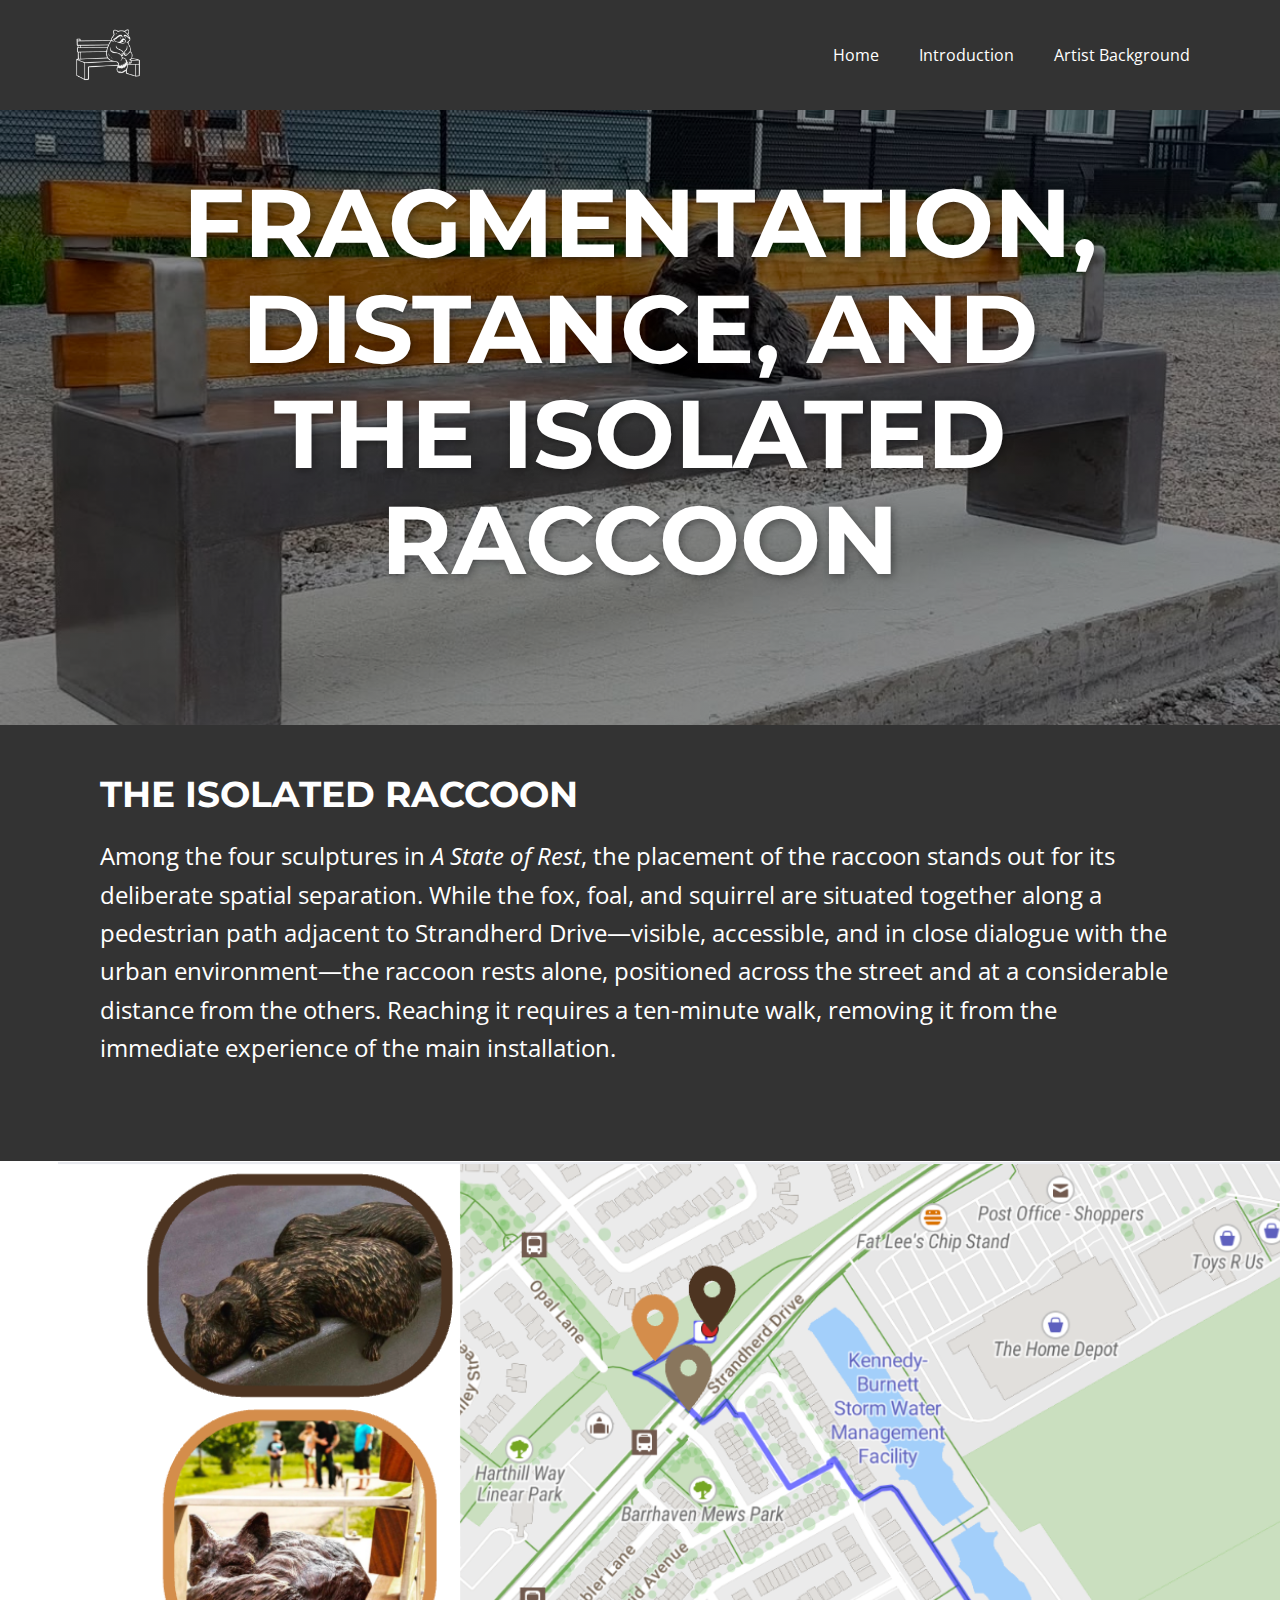
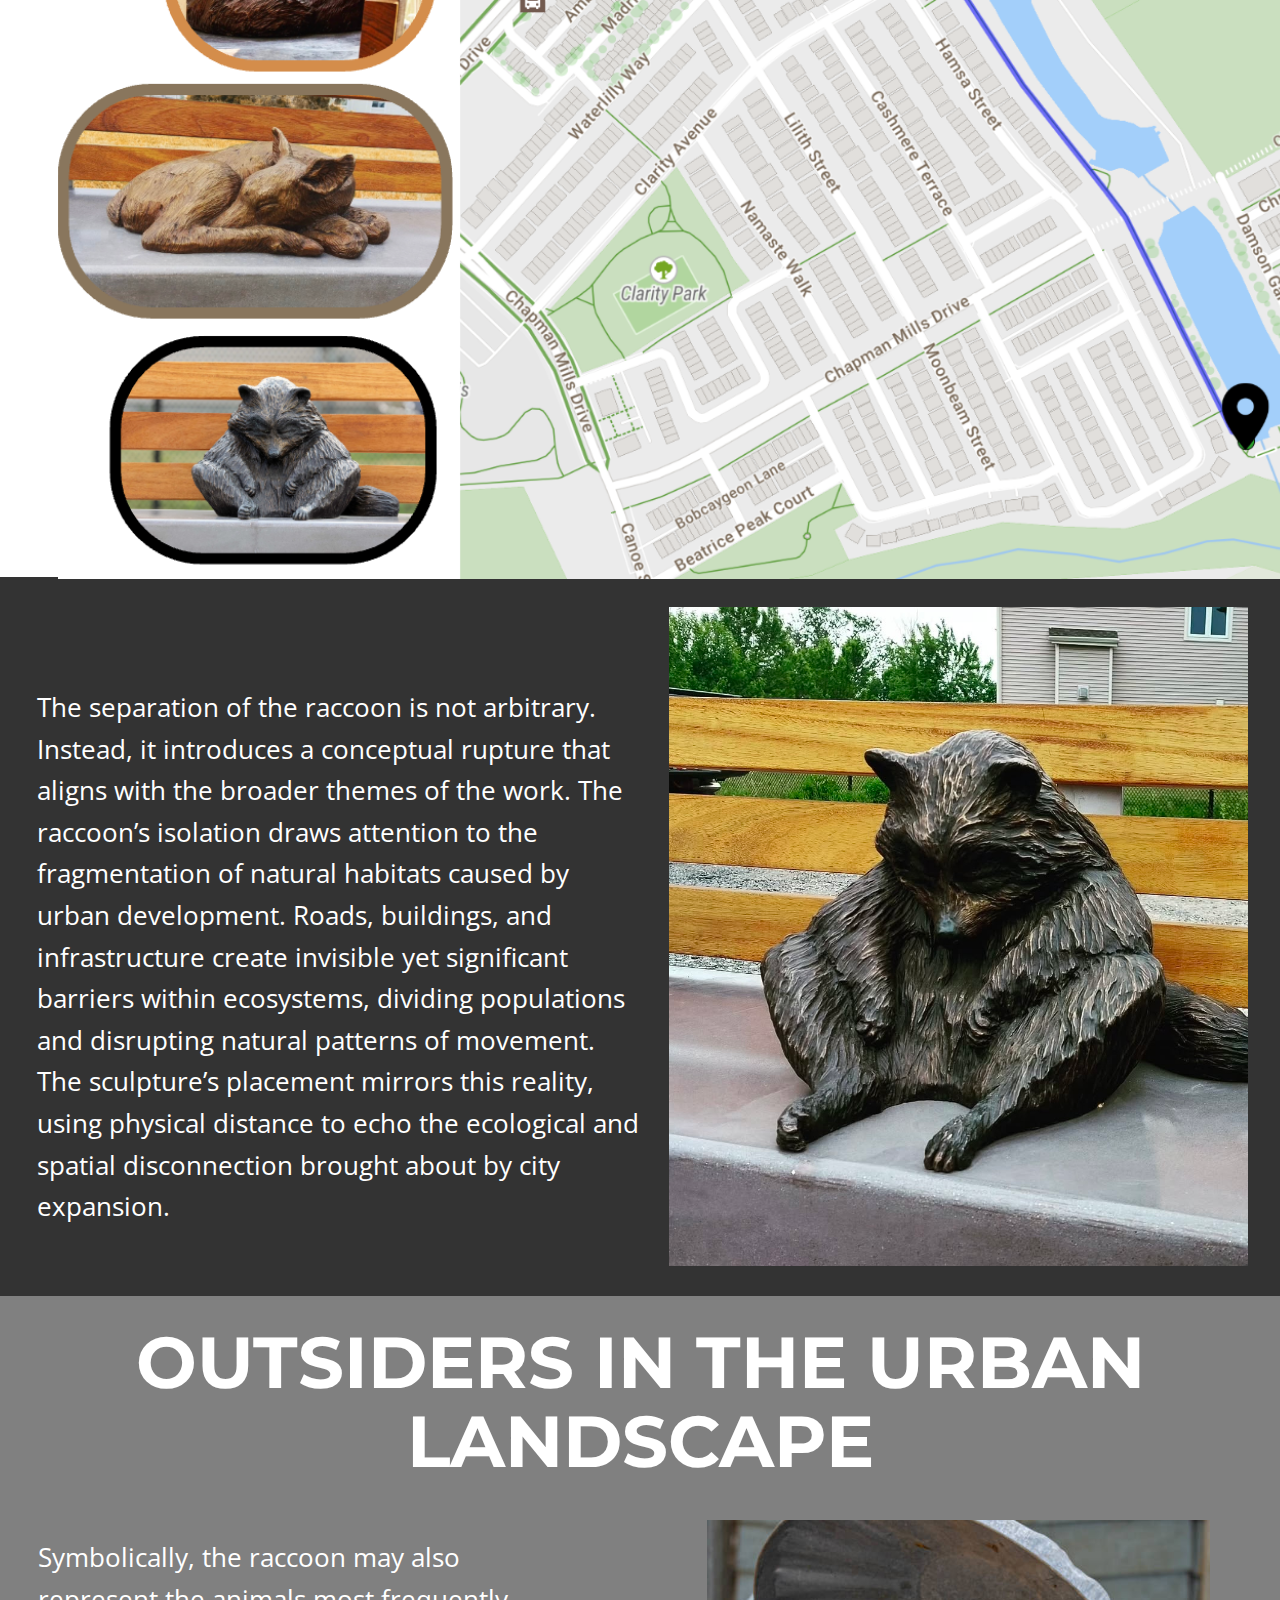
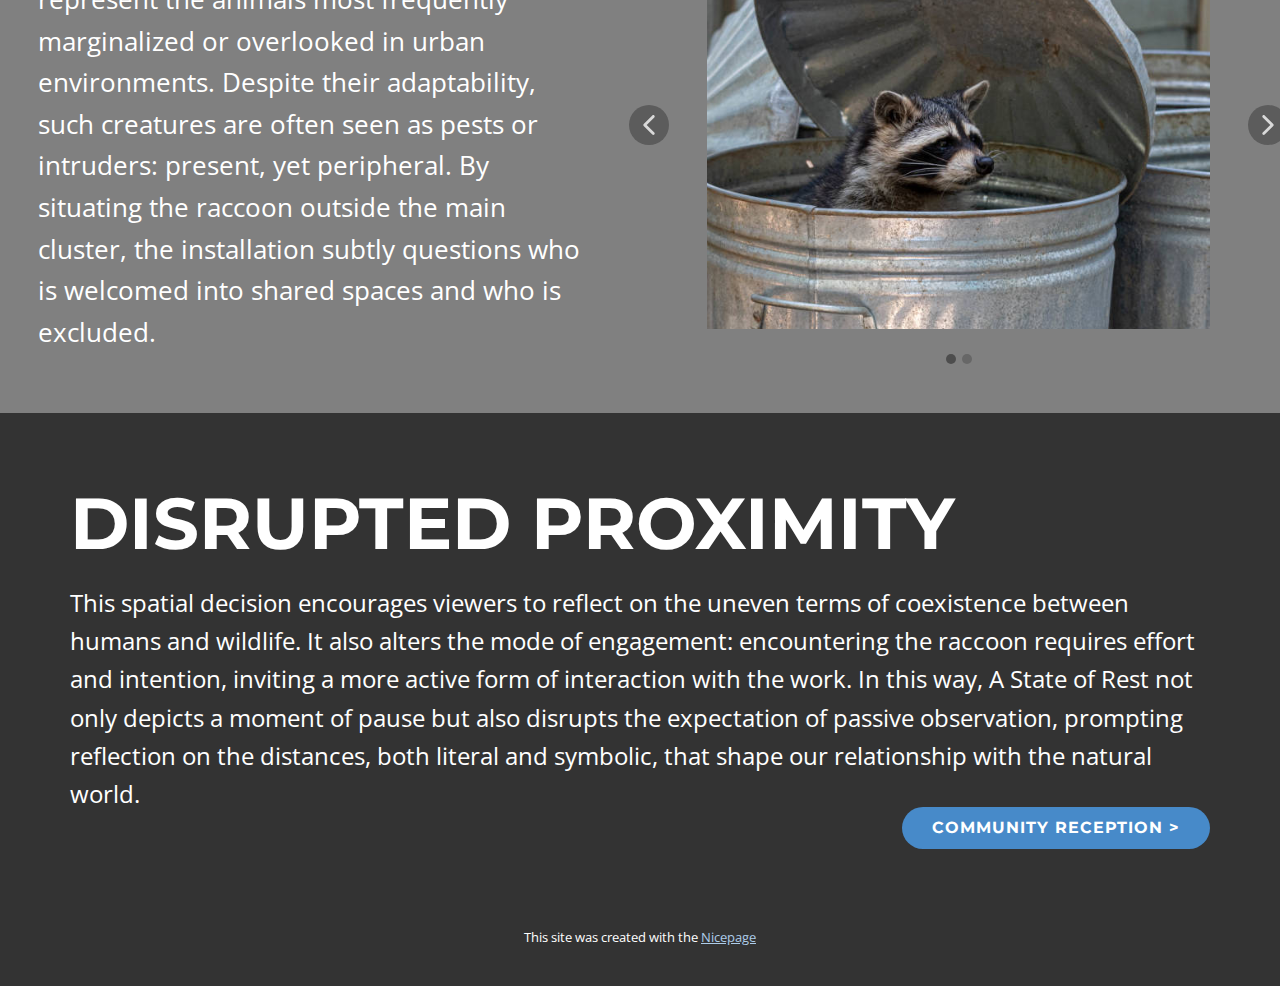
<file: IsolatedRaccoon.html>
<!DOCTYPE html>
<html style="font-size: 16px;" lang="en"><head>
    <meta name="viewport" content="width=device-width, initial-scale=1.0">
    <meta charset="utf-8">
    <meta name="keywords" content="​Modern Website for Manhattan Barbershop, ​Details, ​Full service barber shop &amp;amp; men’s grooming studio, Barbershop, Contact Us">
    <meta name="description" content="">
    <title>IsolatedRaccoon</title>
    <link rel="stylesheet" href="nicepage.css" media="screen">
<link rel="stylesheet" href="IsolatedRaccoon.css" media="screen">
    <script class="u-script" type="text/javascript" src="jquery.js" defer=""></script>
    <script class="u-script" type="text/javascript" src="nicepage.js" defer=""></script>
    <meta name="generator" content="Nicepage 7.7.3, nicepage.com">
    
    
    
    
    
    
    
    
    
    
    <link id="u-theme-google-font" rel="stylesheet" href="https://fonts.googleapis.com/css?family=Roboto:100,100i,300,300i,400,400i,500,500i,700,700i,900,900i|Open+Sans:300,300i,400,400i,500,500i,600,600i,700,700i,800,800i">
    <link id="u-page-google-font" rel="stylesheet" href="https://fonts.googleapis.com/css?family=Montserrat:100,100i,200,200i,300,300i,400,400i,500,500i,600,600i,700,700i,800,800i,900,900i">
    <script type="application/ld+json">{
		"@context": "http://schema.org",
		"@type": "Organization",
		"name": "A_State_Of_Rest",
		"logo": "images/logo-website.png"
}</script>
    <meta name="theme-color" content="#478ac9">
    <meta property="og:title" content="IsolatedRaccoon">
    <meta property="og:type" content="website">
  <meta data-intl-tel-input-cdn-path="intlTelInput/"></head>
  <body data-path-to-root="./" data-include-products="false" class="u-body u-xl-mode" data-lang="en"><header class="u-clearfix u-header" id="sec-2f8a"><div class="u-clearfix u-sheet u-valign-middle-lg u-valign-middle-md u-valign-middle-sm u-valign-middle-xs u-sheet-1">
        <a href="./" data-page-id="700920115" class="u-image u-logo u-image-1" data-image-width="1024" data-image-height="1024" title="Home Menu">
          <img src="images/logo-website.png" class="u-logo-image u-logo-image-1">
        </a>
        <nav class="u-menu u-menu-one-level u-offcanvas u-menu-1">
          <div class="menu-collapse" style="font-size: 1rem; letter-spacing: 0px;">
            <a class="u-button-style u-custom-left-right-menu-spacing u-custom-padding-bottom u-custom-text-active-color u-custom-text-hover-color u-custom-top-bottom-menu-spacing u-hamburger-link u-nav-link u-text-active-palette-1-base u-text-hover-palette-2-base" href="#">
              <svg class="u-svg-link" viewBox="0 0 24 24"><use xlink:href="#menu-hamburger"></use></svg>
              <svg class="u-svg-content" version="1.1" id="menu-hamburger" viewBox="0 0 16 16" x="0px" y="0px" xmlns:xlink="http://www.w3.org/1999/xlink" xmlns="http://www.w3.org/2000/svg"><g><rect y="1" width="16" height="2"></rect><rect y="7" width="16" height="2"></rect><rect y="13" width="16" height="2"></rect>
</g></svg>
            </a>
          </div>
          <div class="u-custom-menu u-nav-container">
            <ul class="u-nav u-unstyled u-nav-1"><li class="u-nav-item"><a class="u-button-style u-nav-link u-text-active-grey-40 u-text-hover-grey-50" href="./" style="padding: 10px 20px;">Home</a>
</li><li class="u-nav-item"><a class="u-button-style u-nav-link u-text-active-grey-40 u-text-hover-grey-50" href="introduction.html" style="padding: 10px 20px;">Introduction</a>
</li><li class="u-nav-item"><a class="u-button-style u-nav-link u-text-active-grey-40 u-text-hover-grey-50" href="Artist-Background.html" style="padding: 10px 20px;">Artist Background</a>
</li></ul>
          </div>
          <div class="u-custom-menu u-nav-container-collapse">
            <div class="u-black u-container-style u-inner-container-layout u-opacity u-opacity-95 u-sidenav">
              <div class="u-inner-container-layout u-sidenav-overflow">
                <div class="u-menu-close"></div>
                <ul class="u-align-center u-nav u-popupmenu-items u-unstyled u-nav-2"><li class="u-nav-item"><a class="u-button-style u-nav-link" href="./">Home</a>
</li><li class="u-nav-item"><a class="u-button-style u-nav-link" href="introduction.html">Introduction</a>
</li><li class="u-nav-item"><a class="u-button-style u-nav-link" href="Artist-Background.html">Artist Background</a>
</li></ul>
              </div>
            </div>
            <div class="u-black u-menu-overlay u-opacity u-opacity-70"></div>
          </div>
        </nav>
      </div></header>
    <section class="skrollable skrollable-between u-align-center u-clearfix u-container-align-center u-image u-shading u-section-1" id="sec-0c4a" src="" data-image-width="1170" data-image-height="1106">
      <div class="u-clearfix u-sheet u-valign-middle-lg u-valign-middle-md u-valign-middle-sm u-valign-middle-xs u-sheet-1">
        <h1 class="u-align-center u-text u-text-1" data-animation-name="customAnimationIn" data-animation-duration="1500"><b>Fragmentation, Distance, and the Isolated Raccoon</b>
        </h1>
      </div>
    </section>
    <section class="u-clearfix u-container-align-center u-section-2" id="block-1">
      <div class="u-clearfix u-sheet u-valign-middle u-sheet-1">
        <div class="data-layout-selected u-clearfix u-expanded-width u-layout-wrap u-layout-wrap-1">
          <div class="u-layout">
            <div class="u-layout-row">
              <div class="u-container-align-left u-container-style u-layout-cell u-size-60 u-layout-cell-1">
                <div class="u-container-layout u-valign-top u-container-layout-1">
                  <h5 class="u-align-left u-text u-text-default u-text-1">The Isolated Raccoon</h5>
                  <p class="u-align-left u-text u-text-default u-text-2"><span style="font-weight: 700;"></span>Among the four sculptures in <span style="font-style: italic;">A State of Rest</span>, the placement of the raccoon stands out for its deliberate spatial separation. While the fox, foal, and squirrel are situated together along a pedestrian path adjacent to Strandherd Drive—visible, accessible, and in close dialogue with the urban environment—the raccoon rests alone, positioned across the street and at a considerable distance from the others. Reaching it requires a ten-minute walk, removing it from the immediate experience of the main installation.&nbsp;<br>
                    <br>
                  </p>
                </div>
              </div>
            </div>
          </div>
        </div>
      </div>
    </section>
    <section class="u-clearfix u-valign-middle u-white u-section-3" id="sec-158b">
      <div class="data-layout-selected u-clearfix u-expanded-width u-layout-wrap u-layout-wrap-1">
        <div class="u-layout">
          <div class="u-layout-row">
            <div class="u-container-style u-layout-cell u-right-cell u-shape-rectangle u-size-60 u-layout-cell-1">
              <div class="u-container-layout u-valign-top-lg u-valign-top-md u-valign-top-sm u-valign-top-xs u-container-layout-1">
                <img class="custom-expanded u-image u-image-default u-image-1" src="images/Screenshot2025-04-09at5.08.56PM.png" alt="" data-image-width="1326" data-image-height="992">
              </div>
            </div>
          </div>
        </div>
      </div>
    </section>
    <section class="u-clearfix u-valign-middle-lg u-valign-middle-md u-valign-middle-sm u-valign-middle-xs u-section-4" id="sec-4e89">
      <div class="u-clearfix u-sheet u-valign-middle u-sheet-1">
        <div class="custom-expanded data-layout-selected u-align-left u-clearfix u-layout-wrap u-layout-wrap-1">
          <div class="u-layout">
            <div class="u-layout-row">
              <div class="skrollable u-container-style u-layout-cell u-shape-rectangle u-size-32 u-layout-cell-1" data-image-width="2000" data-image-height="1333">
                <div class="u-container-layout u-valign-top-lg u-valign-top-md u-valign-top-sm u-valign-top-xs u-container-layout-1">
                  <p class="u-align-left u-text u-text-default u-text-1"><span style="font-weight: 700;"></span>The separation of the raccoon is not arbitrary. Instead, it introduces a conceptual rupture that aligns with the broader themes of the work. The raccoon’s isolation draws attention to the fragmentation of natural habitats caused by urban development. Roads, buildings, and infrastructure create invisible yet significant barriers within ecosystems, dividing populations and disrupting natural patterns of movement. The sculpture’s placement mirrors this reality, using physical distance to echo the ecological and spatial disconnection brought about by city expansion.&nbsp;<br>
                  </p>
                </div>
              </div>
              <div class="skrollable u-container-align-center-sm u-container-align-center-xs u-container-style u-image u-image-default u-layout-cell u-size-28 u-image-1" data-image-width="1170" data-image-height="1096">
                <div class="u-container-layout u-container-layout-2"></div>
              </div>
            </div>
          </div>
        </div>
      </div>
    </section>
    <section class="u-align-center u-clearfix u-container-align-center u-grey-50 u-section-5" id="block-11">
      <div class="u-clearfix u-sheet u-valign-middle-lg u-valign-middle-md u-valign-middle-xs u-sheet-1">
        <h2 class="u-align-center u-text u-text-1">Outsiders in the urban landscape</h2>
        <div class="custom-expanded u-carousel u-gallery u-gallery-slider u-layout-carousel u-lightbox u-no-transition u-show-text-on-hover u-gallery-1" id="carousel-571d" data-interval="5000" data-u-ride="carousel">
          <ol class="u-absolute-hcenter u-carousel-indicators u-carousel-indicators-1">
            <li data-u-target="#carousel-571d" data-u-slide-to="0" class="u-active u-grey-70 u-shape-circle" style="width: 10px; height: 10px;"></li>
            <li data-u-target="#carousel-571d" data-u-slide-to="1" class="u-grey-70 u-shape-circle" style="width: 10px; height: 10px;"></li>
          </ol>
          <div class="u-carousel-inner u-gallery-inner" role="listbox">
            <div class="u-active u-carousel-item u-effect-fade u-gallery-item u-carousel-item-1">
              <div class="u-back-slide" data-image-width="612" data-image-height="612">
                <img class="u-back-image u-expanded" src="images/image1.png">
              </div>
              <div class="u-align-center u-over-slide u-shading u-valign-bottom u-over-slide-1">
                <p class="u-gallery-text">A raccoon rummaging through a trash can—a common yet loaded image that reflects the way certain urban animals are viewed as nuisances rather than cohabitants. This perception underscores the marginalization of adaptable species within human-dominated environments</p>
              </div>
            </div>
            <div class="u-carousel-item u-effect-fade u-gallery-item u-carousel-item-2">
              <div class="u-back-slide" data-image-width="612" data-image-height="407">
                <img class="u-back-image u-expanded" src="images/image2.png">
              </div>
              <div class="u-align-center u-over-slide u-shading u-valign-bottom u-over-slide-2">
                <p class="u-gallery-text">A sleeping baby deer—an image often associated with innocence, beauty, and serenity. In contrast to the raccoon, animals like the deer are readily embraced in cultural narratives, highlighting how aesthetic appeal influences which creatures are welcomed into shared urban spaces.</p>
              </div>
            </div>
          </div>
          <a class="u-absolute-vcenter u-carousel-control u-carousel-control-prev u-grey-70 u-icon-circle u-opacity u-opacity-70 u-spacing-10 u-text-white u-carousel-control-1" href="#carousel-571d" role="button" data-u-slide="prev"><span aria-hidden="true">
              <svg viewBox="0 0 451.847 451.847"><path d="M97.141,225.92c0-8.095,3.091-16.192,9.259-22.366L300.689,9.27c12.359-12.359,32.397-12.359,44.751,0
c12.354,12.354,12.354,32.388,0,44.748L173.525,225.92l171.903,171.909c12.354,12.354,12.354,32.391,0,44.744
c-12.354,12.365-32.386,12.365-44.745,0l-194.29-194.281C100.226,242.115,97.141,234.018,97.141,225.92z"></path></svg></span><span class="sr-only">
              <svg viewBox="0 0 451.847 451.847"><path d="M97.141,225.92c0-8.095,3.091-16.192,9.259-22.366L300.689,9.27c12.359-12.359,32.397-12.359,44.751,0
c12.354,12.354,12.354,32.388,0,44.748L173.525,225.92l171.903,171.909c12.354,12.354,12.354,32.391,0,44.744
c-12.354,12.365-32.386,12.365-44.745,0l-194.29-194.281C100.226,242.115,97.141,234.018,97.141,225.92z"></path></svg></span>
          </a>
          <a class="u-absolute-vcenter u-carousel-control u-carousel-control-next u-grey-70 u-icon-circle u-opacity u-opacity-70 u-spacing-10 u-text-white u-carousel-control-2" href="#carousel-571d" role="button" data-u-slide="next"><span aria-hidden="true">
              <svg viewBox="0 0 451.846 451.847"><path d="M345.441,248.292L151.154,442.573c-12.359,12.365-32.397,12.365-44.75,0c-12.354-12.354-12.354-32.391,0-44.744
L278.318,225.92L106.409,54.017c-12.354-12.359-12.354-32.394,0-44.748c12.354-12.359,32.391-12.359,44.75,0l194.287,194.284
c6.177,6.18,9.262,14.271,9.262,22.366C354.708,234.018,351.617,242.115,345.441,248.292z"></path></svg></span><span class="sr-only">
              <svg viewBox="0 0 451.846 451.847"><path d="M345.441,248.292L151.154,442.573c-12.359,12.365-32.397,12.365-44.75,0c-12.354-12.354-12.354-32.391,0-44.744
L278.318,225.92L106.409,54.017c-12.354-12.359-12.354-32.394,0-44.748c12.354-12.359,32.391-12.359,44.75,0l194.287,194.284
c6.177,6.18,9.262,14.271,9.262,22.366C354.708,234.018,351.617,242.115,345.441,248.292z"></path></svg></span>
          </a>
        </div>
        <p class="u-align-left u-text u-text-2"><span style="font-weight: 700;"></span>Symbolically, the raccoon may also represent the animals most frequently marginalized or overlooked in urban environments. Despite their adaptability, such creatures are often seen as pests or intruders: present, yet peripheral. By situating the raccoon outside the main cluster, the installation subtly questions who is welcomed into shared spaces and who is excluded.&nbsp;<br>
        </p>
      </div>
    </section>
    <section class="u-clearfix u-grey-80 u-section-6" id="sec-518f">
      <div class="u-clearfix u-sheet u-valign-middle-lg u-valign-middle-md u-valign-middle-sm u-valign-middle-xs u-sheet-1">
        <h2 class="u-align-left u-text u-text-default u-text-1"> Disrupted Proximity</h2>
        <p class="u-align-left u-text u-text-2"><span style="font-weight: 700;"></span>This spatial decision encourages viewers to reflect on the uneven terms of coexistence between humans and wildlife. It also alters the mode of engagement: encountering the raccoon requires effort and intention, inviting a more active form of interaction with the work. In this way, A State of Rest not only depicts a moment of pause but also disrupts the expectation of passive observation, prompting reflection on the distances, both literal and symbolic, that shape our relationship with the natural world.<br>
        </p>
        <a href="Community-Reception.html" data-page-id="301208328" class="u-border-none u-btn u-button-style u-hover-palette-1-dark-1 u-palette-1-base u-btn-1" title="Community Reception">Community Reception &gt; </a>
      </div>
    </section>
    
    
    
    
    
    
    <section class="u-backlink u-clearfix u-grey-80">
      <p class="u-text"><span>This site was created with the </span>
        <a class="u-link" href="https://nicepage.com/" target="_blank" rel="nofollow"><span>Nicepage</span>
        </a>
      </p>
    </section>
  
</body></html>
</file>
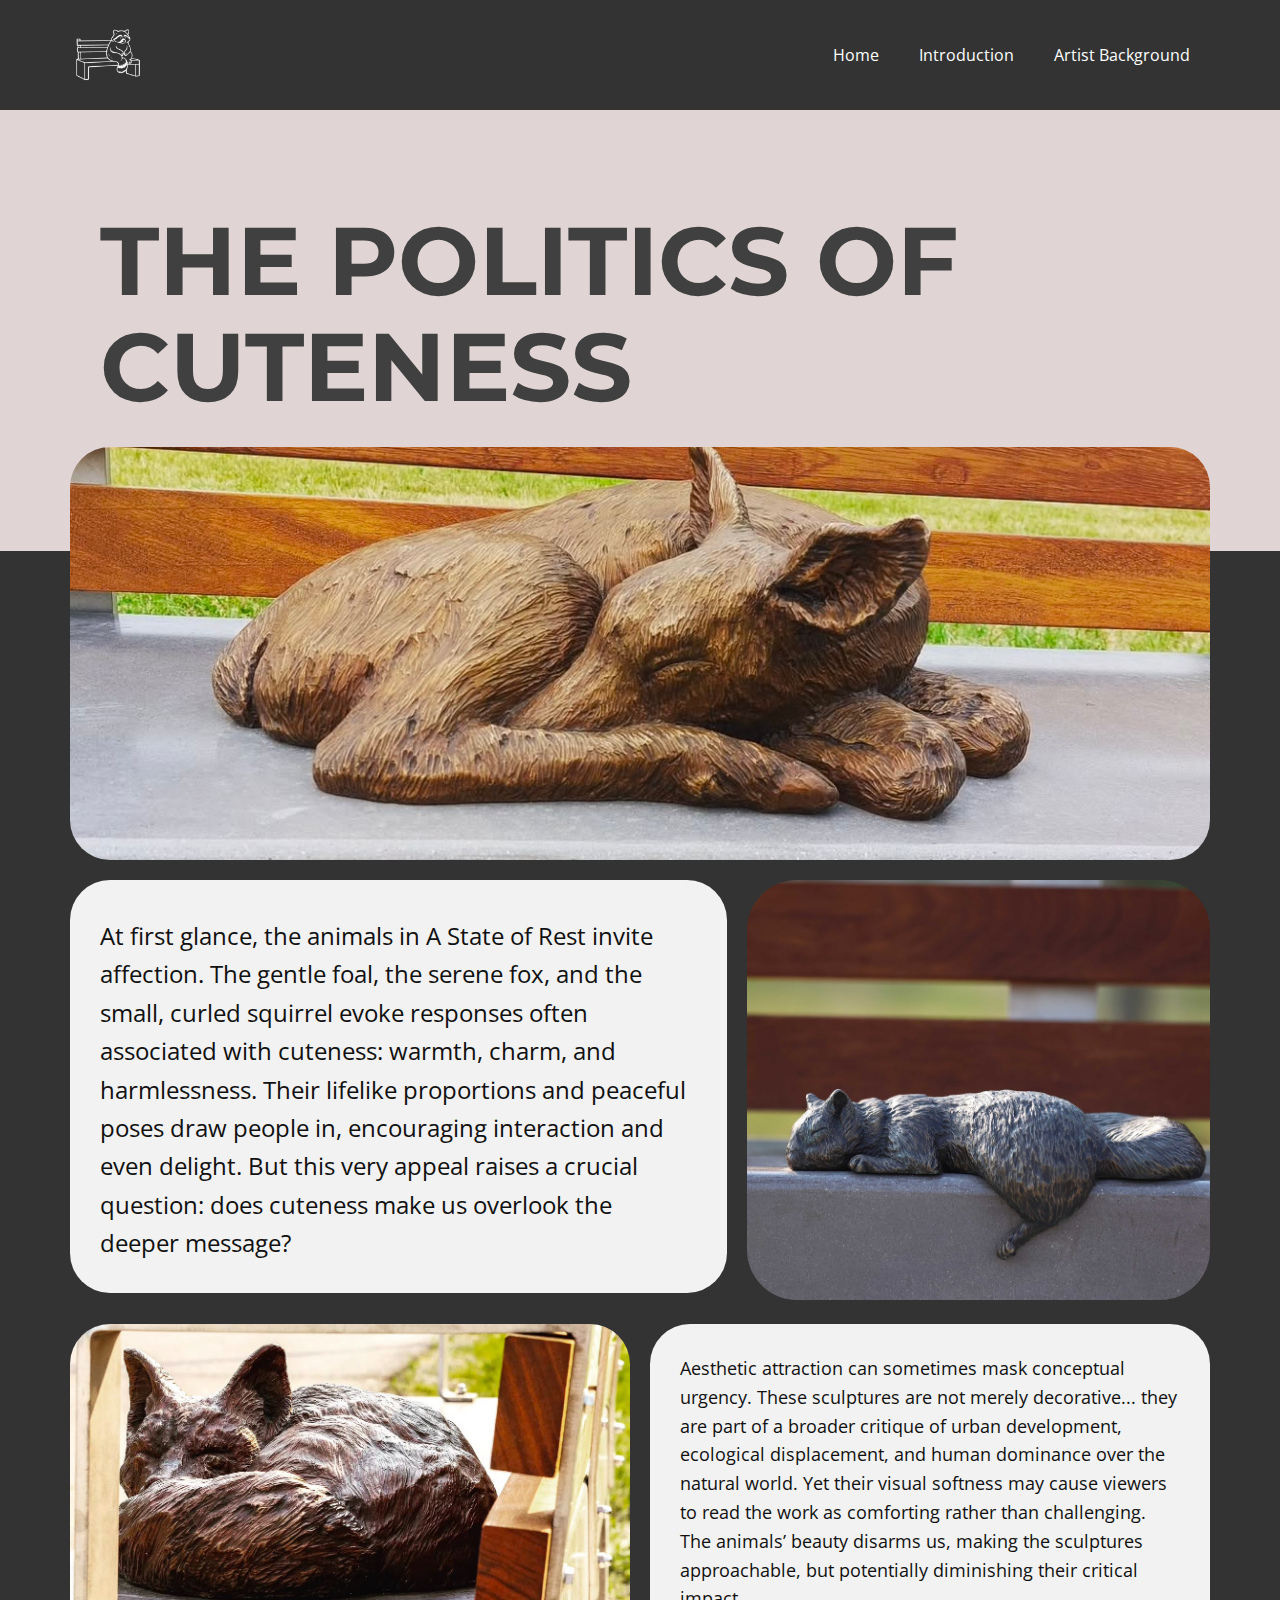
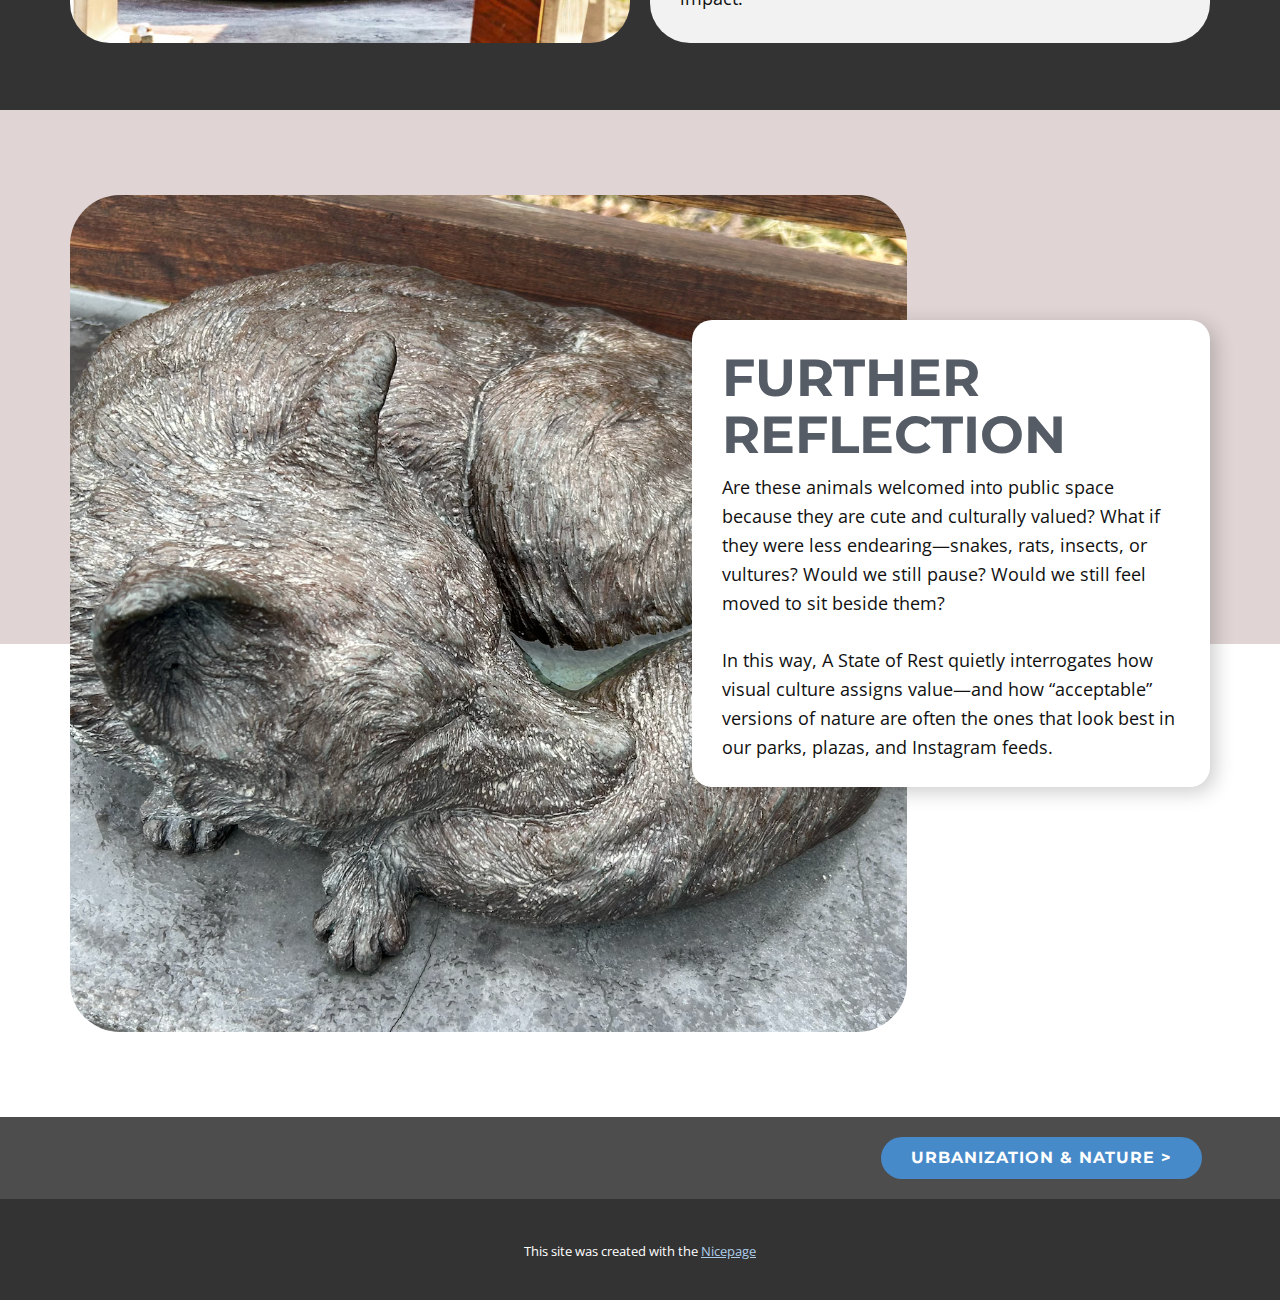
<file: The-Politics-of-Cuteness.html>
<!DOCTYPE html>
<html style="font-size: 16px;" lang="en"><head>
    <meta name="viewport" content="width=device-width, initial-scale=1.0">
    <meta charset="utf-8">
    <meta name="keywords" content="​Transforming Waste into Resources, Our history, ​Better Recycling, Better Future, ​Our founders, ​Talk to an expert">
    <meta name="description" content="">
    <title>The Politics of Cuteness</title>
    <link rel="stylesheet" href="nicepage.css" media="screen">
<link rel="stylesheet" href="The-Politics-of-Cuteness.css" media="screen">
    <script class="u-script" type="text/javascript" src="jquery.js" defer=""></script>
    <script class="u-script" type="text/javascript" src="nicepage.js" defer=""></script>
    <meta name="generator" content="Nicepage 7.7.3, nicepage.com">
    
    
    
    
    
    
    
    
    
    <link id="u-theme-google-font" rel="stylesheet" href="https://fonts.googleapis.com/css?family=Roboto:100,100i,300,300i,400,400i,500,500i,700,700i,900,900i|Open+Sans:300,300i,400,400i,500,500i,600,600i,700,700i,800,800i">
    <link id="u-page-google-font" rel="stylesheet" href="https://fonts.googleapis.com/css?family=Montserrat:100,100i,200,200i,300,300i,400,400i,500,500i,600,600i,700,700i,800,800i,900,900i">
    <script type="application/ld+json">{
		"@context": "http://schema.org",
		"@type": "Organization",
		"name": "A_State_Of_Rest",
		"logo": "images/logo-website.png"
}</script>
    <meta name="theme-color" content="#478ac9">
    <meta property="og:title" content="The Politics of Cuteness">
    <meta property="og:type" content="website">
  <meta data-intl-tel-input-cdn-path="intlTelInput/"></head>
  <body data-path-to-root="./" data-include-products="false" class="u-body u-xl-mode" data-lang="en"><header class="u-clearfix u-header" id="sec-2f8a"><div class="u-clearfix u-sheet u-valign-middle-lg u-valign-middle-md u-valign-middle-sm u-valign-middle-xs u-sheet-1">
        <a href="./" data-page-id="700920115" class="u-image u-logo u-image-1" data-image-width="1024" data-image-height="1024" title="Home Menu">
          <img src="images/logo-website.png" class="u-logo-image u-logo-image-1">
        </a>
        <nav class="u-menu u-menu-one-level u-offcanvas u-menu-1">
          <div class="menu-collapse" style="font-size: 1rem; letter-spacing: 0px;">
            <a class="u-button-style u-custom-left-right-menu-spacing u-custom-padding-bottom u-custom-text-active-color u-custom-text-hover-color u-custom-top-bottom-menu-spacing u-hamburger-link u-nav-link u-text-active-palette-1-base u-text-hover-palette-2-base" href="#">
              <svg class="u-svg-link" viewBox="0 0 24 24"><use xlink:href="#menu-hamburger"></use></svg>
              <svg class="u-svg-content" version="1.1" id="menu-hamburger" viewBox="0 0 16 16" x="0px" y="0px" xmlns:xlink="http://www.w3.org/1999/xlink" xmlns="http://www.w3.org/2000/svg"><g><rect y="1" width="16" height="2"></rect><rect y="7" width="16" height="2"></rect><rect y="13" width="16" height="2"></rect>
</g></svg>
            </a>
          </div>
          <div class="u-custom-menu u-nav-container">
            <ul class="u-nav u-unstyled u-nav-1"><li class="u-nav-item"><a class="u-button-style u-nav-link u-text-active-grey-40 u-text-hover-grey-50" href="./" style="padding: 10px 20px;">Home</a>
</li><li class="u-nav-item"><a class="u-button-style u-nav-link u-text-active-grey-40 u-text-hover-grey-50" href="introduction.html" style="padding: 10px 20px;">Introduction</a>
</li><li class="u-nav-item"><a class="u-button-style u-nav-link u-text-active-grey-40 u-text-hover-grey-50" href="Artist-Background.html" style="padding: 10px 20px;">Artist Background</a>
</li></ul>
          </div>
          <div class="u-custom-menu u-nav-container-collapse">
            <div class="u-black u-container-style u-inner-container-layout u-opacity u-opacity-95 u-sidenav">
              <div class="u-inner-container-layout u-sidenav-overflow">
                <div class="u-menu-close"></div>
                <ul class="u-align-center u-nav u-popupmenu-items u-unstyled u-nav-2"><li class="u-nav-item"><a class="u-button-style u-nav-link" href="./">Home</a>
</li><li class="u-nav-item"><a class="u-button-style u-nav-link" href="introduction.html">Introduction</a>
</li><li class="u-nav-item"><a class="u-button-style u-nav-link" href="Artist-Background.html">Artist Background</a>
</li></ul>
              </div>
            </div>
            <div class="u-black u-menu-overlay u-opacity u-opacity-70"></div>
          </div>
        </nav>
      </div></header>
    <section class="u-clearfix u-palette-3-light-2 u-section-1" id="block-7">
      <div class="u-clearfix u-sheet u-valign-middle-lg u-valign-middle-md u-valign-middle-sm u-valign-middle-xs u-sheet-1">
        <div class="data-layout-selected u-clearfix u-expanded-width u-layout-wrap u-layout-wrap-1">
          <div class="u-layout">
            <div class="u-layout-row">
              <div class="u-container-align-center-sm u-container-align-center-xs u-container-align-left-lg u-container-align-left-md u-container-align-left-xl u-container-style u-layout-cell u-size-60 u-layout-cell-1">
                <div class="u-container-layout u-valign-middle-lg u-valign-middle-md u-valign-middle-sm u-valign-middle-xs u-container-layout-1">
                  <h1 class="u-align-center-sm u-align-center-xs u-align-left-lg u-align-left-md u-align-left-xl u-text u-text-default u-text-grey-75 u-text-1">The Politics of Cuteness</h1>
                </div>
              </div>
            </div>
          </div>
        </div>
      </div>
    </section>
    <section class="u-clearfix u-section-2" id="block-8">
      <div class="u-clearfix u-sheet u-valign-top-lg u-valign-top-md u-valign-top-sm u-valign-top-xs u-sheet-1">
        <div class="data-layout-selected u-clearfix u-expanded-width u-gutter-20 u-layout-wrap u-layout-wrap-1">
          <div class="u-layout">
            <div class="u-layout-col">
              <div class="u-size-30">
                <div class="u-layout-col">
                  <div class="skrollable u-container-style u-image u-image-round u-layout-cell u-radius u-size-60 u-image-1" data-image-width="1170" data-image-height="696">
                    <div class="u-container-layout u-container-layout-1"></div>
                  </div>
                </div>
              </div>
              <div class="u-size-30">
                <div class="u-layout-row">
                  <div class="u-container-align-center-sm u-container-align-center-xs u-container-style u-grey-5 u-layout-cell u-radius u-shape-round u-size-35 u-layout-cell-2">
                    <div class="u-container-layout u-container-layout-2">
                      <p class="u-text u-text-default u-text-1"> At first glance, the animals in A State of Rest invite affection. The gentle foal, the serene fox, and the small, curled squirrel evoke responses often associated with cuteness: warmth, charm, and harmlessness. Their lifelike proportions and peaceful poses draw people in, encouraging interaction and even delight. But this very appeal raises a crucial question: does cuteness make us overlook the deeper message? </p>
                    </div>
                  </div>
                  <div class="u-container-style u-layout-cell u-radius u-shape-round u-size-25 u-layout-cell-3">
                    <div class="u-container-layout u-valign-middle-lg u-valign-middle-md u-valign-middle-sm u-valign-middle-xs u-container-layout-3">
                      <img class="u-expanded-width u-image u-image-round u-radius u-image-2" src="images/image4.png" alt="" data-image-width="1500" data-image-height="880">
                    </div>
                  </div>
                </div>
              </div>
            </div>
          </div>
        </div>
      </div>
    </section>
    <section class="u-clearfix u-container-align-center-sm u-container-align-center-xs u-section-3" id="block-9">
      <div class="u-clearfix u-sheet u-sheet-1">
        <div class="data-layout-selected u-clearfix u-expanded-width u-gutter-20 u-layout-wrap u-layout-wrap-1">
          <div class="u-layout">
            <div class="u-layout-row">
              <div class="u-container-style u-image u-image-round u-layout-cell u-radius u-size-30 u-image-1" data-image-width="1170" data-image-height="1121">
                <div class="u-container-layout u-container-layout-1"></div>
              </div>
              <div class="u-container-style u-grey-5 u-layout-cell u-radius u-shape-round u-size-30 u-layout-cell-2">
                <div class="u-container-layout u-valign-top u-container-layout-2">
                  <p class="u-text u-text-default u-text-1"> Aesthetic attraction can sometimes mask conceptual urgency. These sculptures are not merely decorative... they are part of a broader critique of urban development, ecological displacement, and human dominance over the natural world. Yet their visual softness may cause viewers to read the work as comforting rather than challenging. The animals’ beauty disarms us, making the sculptures approachable, but potentially diminishing their critical impact. </p>
                </div>
              </div>
            </div>
          </div>
        </div>
      </div>
    </section>
    <section class="u-clearfix u-white u-section-4" id="sec-6510">
      <div class="u-expanded-width u-palette-3-light-2 u-shape u-shape-rectangle u-shape-1"></div>
      <img src="images/Screenshot2025-04-10at9.24.10PM.png" alt="" class="u-image u-image-round u-radius-50 u-image-1" data-image-width="1568" data-image-height="1174">
      <div class="u-align-left u-container-align-left u-container-style u-group u-radius-20 u-shape-round u-white u-group-1">
        <div class="u-container-layout u-valign-top u-container-layout-1">
          <h2 class="u-text u-text-palette-5-dark-2 u-text-1">Further Reflection</h2>
          <p class="u-text u-text-2"> Are these animals welcomed into public space because they are cute and culturally valued? What if they were less endearing—snakes, rats, insects, or vultures? Would we still pause? Would we still feel moved to sit beside them?&nbsp;<br>
            <br>In this way, A State of Rest quietly interrogates how visual culture assigns value—and how “acceptable” versions of nature are often the ones that look best in our parks, plazas, and Instagram feeds. 
          </p>
        </div>
      </div>
    </section>
    <section class="u-clearfix u-grey-70 u-section-5" id="block-10">
      <div class="u-clearfix u-sheet u-valign-middle u-sheet-1">
        <a href="Urbanization-and-Nature.html" data-page-id="936020347" class="u-border-none u-btn u-button-style u-hover-palette-1-dark-1 u-palette-1-base u-btn-1" title="Urbanization &amp; Nature">Urbanization &amp; Nature &gt; </a>
      </div>
    </section>
    
    
    
    
    
    
    <section class="u-backlink u-clearfix u-grey-80">
      <p class="u-text"><span>This site was created with the </span>
        <a class="u-link" href="https://nicepage.com/" target="_blank" rel="nofollow"><span>Nicepage</span>
        </a>
      </p>
    </section>
  
</body></html>
</file>
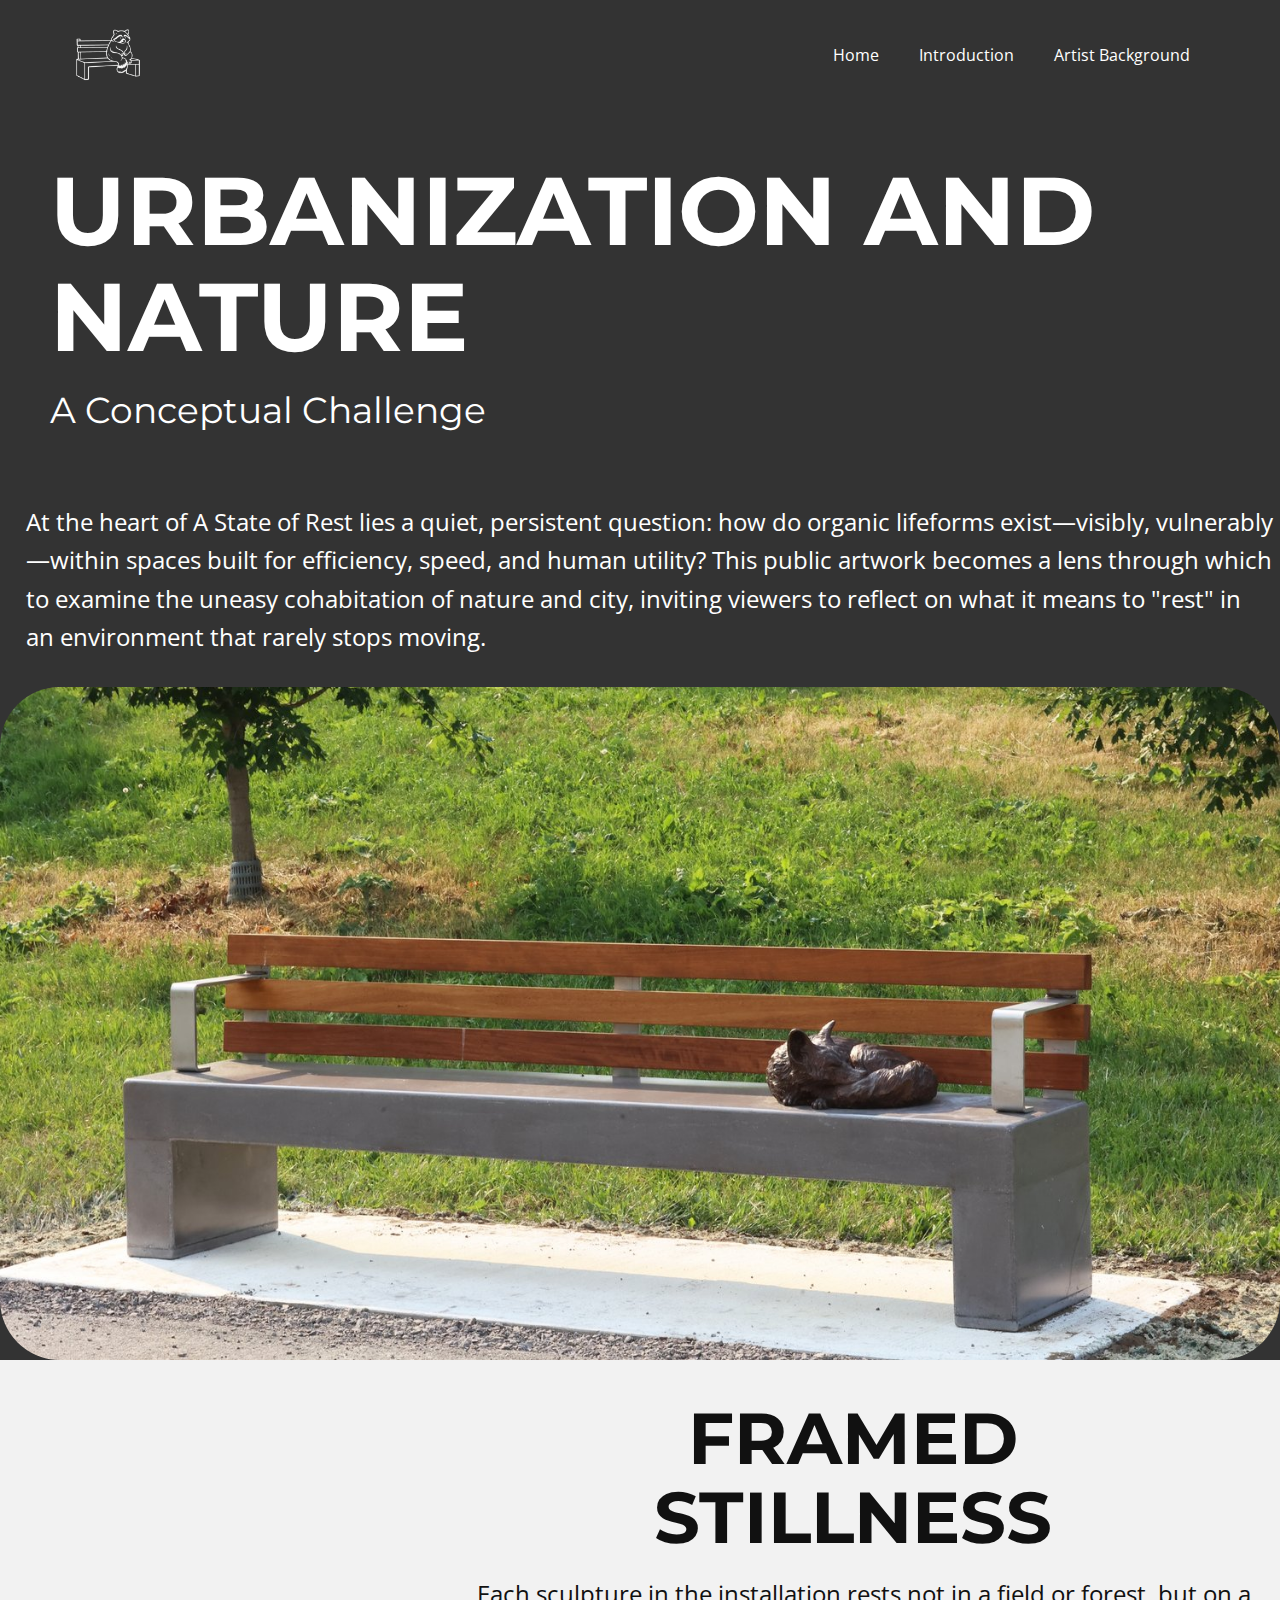
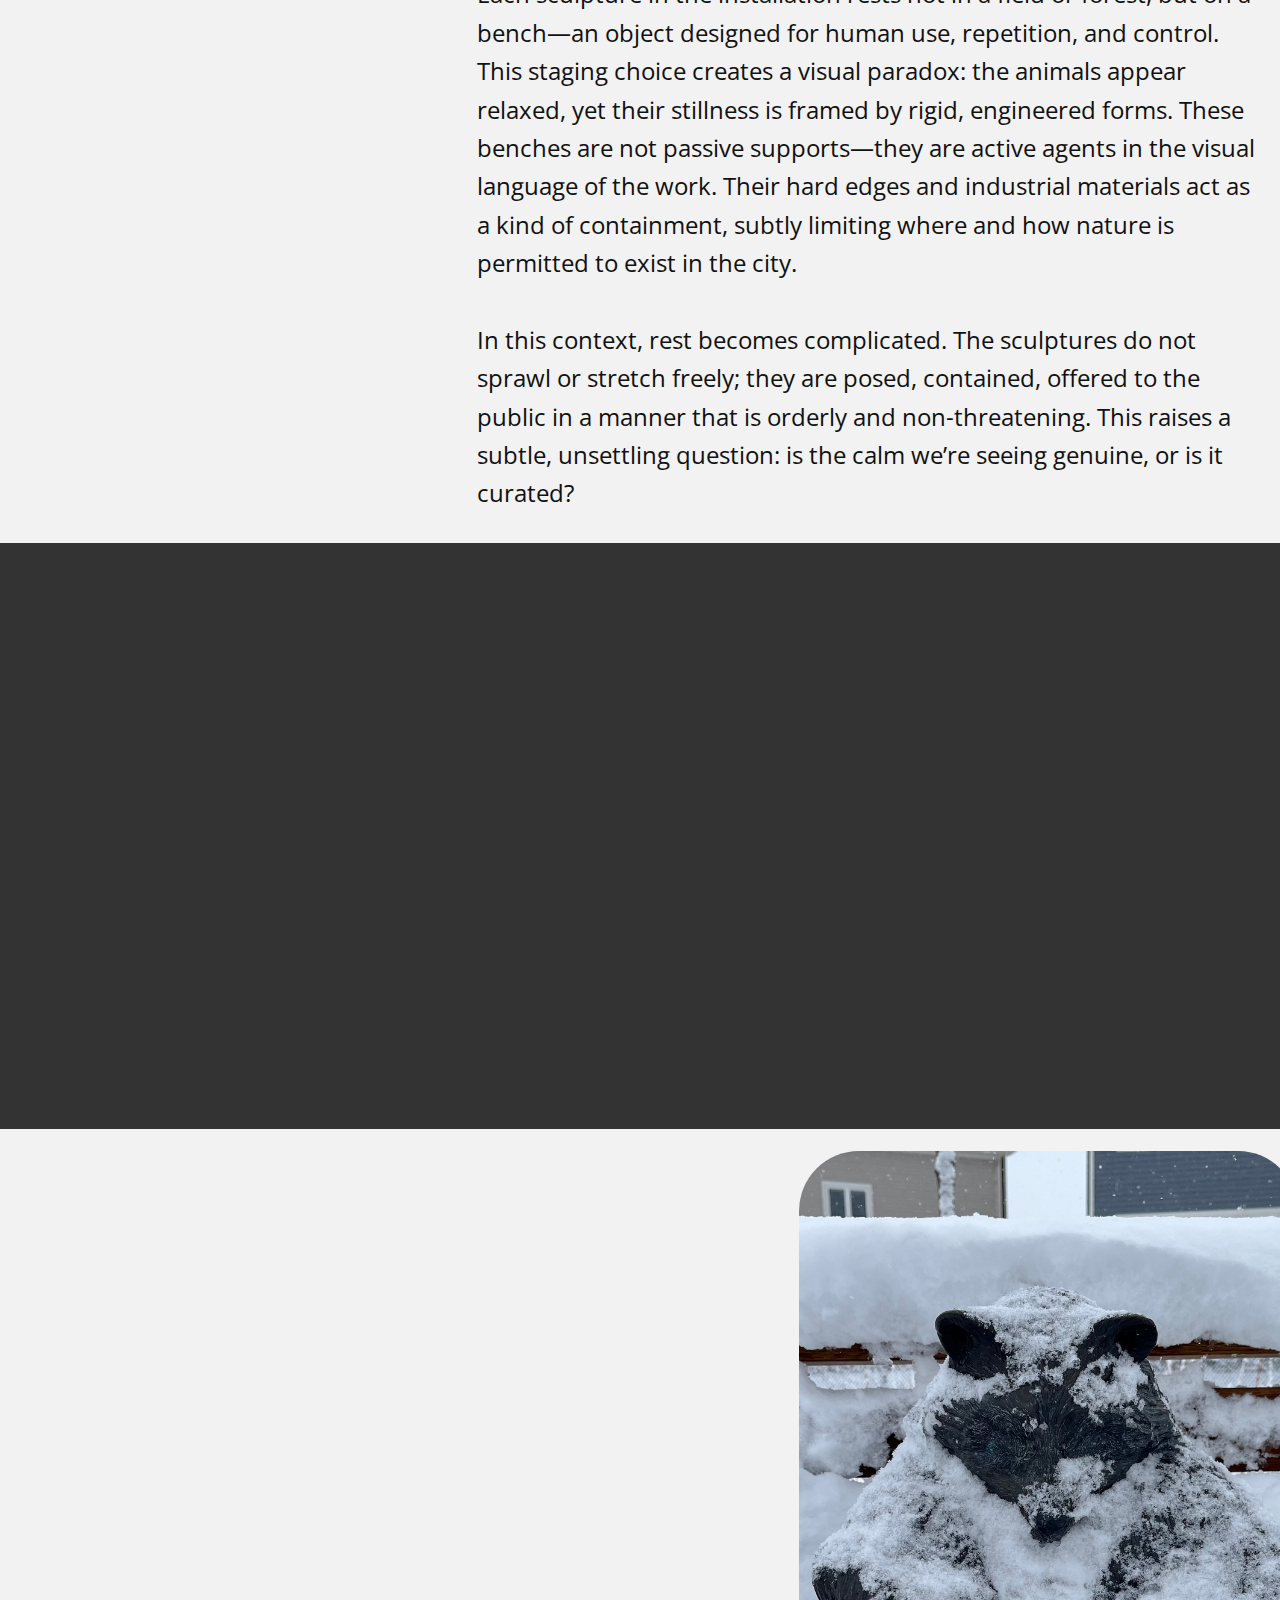
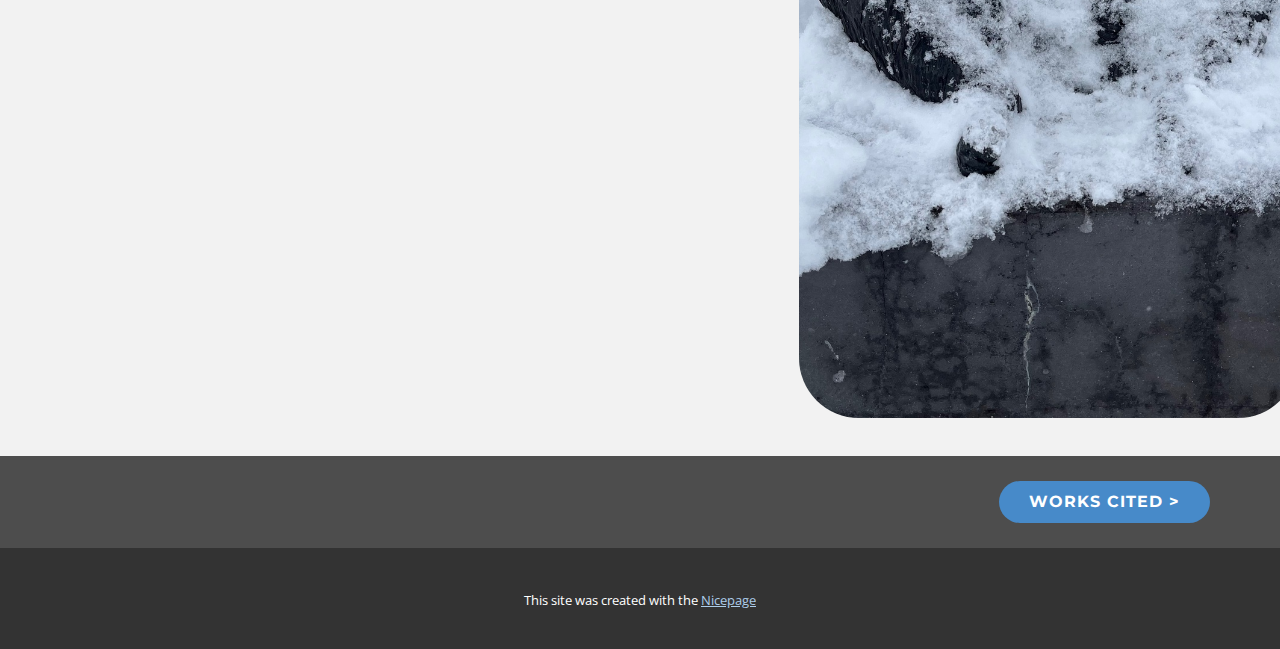
<file: Urbanization-and-Nature.html>
<!DOCTYPE html>
<html style="font-size: 16px;" lang="en"><head>
    <meta name="viewport" content="width=device-width, initial-scale=1.0">
    <meta charset="utf-8">
    <meta name="keywords" content="About Us​, ​We make storable strategy growth your company with arolax agency!, ​AI Impact on Education">
    <meta name="description" content="">
    <title>Urbanization and Nature</title>
    <link rel="stylesheet" href="nicepage.css" media="screen">
<link rel="stylesheet" href="Urbanization-and-Nature.css" media="screen">
    <script class="u-script" type="text/javascript" src="jquery.js" defer=""></script>
    <script class="u-script" type="text/javascript" src="nicepage.js" defer=""></script>
    <meta name="generator" content="Nicepage 7.7.3, nicepage.com">
    
    
    
    
    
    
    
    
    
    <link id="u-theme-google-font" rel="stylesheet" href="https://fonts.googleapis.com/css?family=Roboto:100,100i,300,300i,400,400i,500,500i,700,700i,900,900i|Open+Sans:300,300i,400,400i,500,500i,600,600i,700,700i,800,800i">
    <link id="u-page-google-font" rel="stylesheet" href="https://fonts.googleapis.com/css?family=Montserrat:100,100i,200,200i,300,300i,400,400i,500,500i,600,600i,700,700i,800,800i,900,900i">
    <script type="application/ld+json">{
		"@context": "http://schema.org",
		"@type": "Organization",
		"name": "A_State_Of_Rest",
		"logo": "images/logo-website.png"
}</script>
    <meta name="theme-color" content="#478ac9">
    <meta property="og:title" content="Urbanization and Nature">
    <meta property="og:type" content="website">
  <meta data-intl-tel-input-cdn-path="intlTelInput/"></head>
  <body data-path-to-root="./" data-include-products="false" class="u-body u-xl-mode" data-lang="en"><header class="u-clearfix u-header" id="sec-2f8a"><div class="u-clearfix u-sheet u-valign-middle-lg u-valign-middle-md u-valign-middle-sm u-valign-middle-xs u-sheet-1">
        <a href="./" data-page-id="700920115" class="u-image u-logo u-image-1" data-image-width="1024" data-image-height="1024" title="Home Menu">
          <img src="images/logo-website.png" class="u-logo-image u-logo-image-1">
        </a>
        <nav class="u-menu u-menu-one-level u-offcanvas u-menu-1">
          <div class="menu-collapse" style="font-size: 1rem; letter-spacing: 0px;">
            <a class="u-button-style u-custom-left-right-menu-spacing u-custom-padding-bottom u-custom-text-active-color u-custom-text-hover-color u-custom-top-bottom-menu-spacing u-hamburger-link u-nav-link u-text-active-palette-1-base u-text-hover-palette-2-base" href="#">
              <svg class="u-svg-link" viewBox="0 0 24 24"><use xlink:href="#menu-hamburger"></use></svg>
              <svg class="u-svg-content" version="1.1" id="menu-hamburger" viewBox="0 0 16 16" x="0px" y="0px" xmlns:xlink="http://www.w3.org/1999/xlink" xmlns="http://www.w3.org/2000/svg"><g><rect y="1" width="16" height="2"></rect><rect y="7" width="16" height="2"></rect><rect y="13" width="16" height="2"></rect>
</g></svg>
            </a>
          </div>
          <div class="u-custom-menu u-nav-container">
            <ul class="u-nav u-unstyled u-nav-1"><li class="u-nav-item"><a class="u-button-style u-nav-link u-text-active-grey-40 u-text-hover-grey-50" href="./" style="padding: 10px 20px;">Home</a>
</li><li class="u-nav-item"><a class="u-button-style u-nav-link u-text-active-grey-40 u-text-hover-grey-50" href="introduction.html" style="padding: 10px 20px;">Introduction</a>
</li><li class="u-nav-item"><a class="u-button-style u-nav-link u-text-active-grey-40 u-text-hover-grey-50" href="Artist-Background.html" style="padding: 10px 20px;">Artist Background</a>
</li></ul>
          </div>
          <div class="u-custom-menu u-nav-container-collapse">
            <div class="u-black u-container-style u-inner-container-layout u-opacity u-opacity-95 u-sidenav">
              <div class="u-inner-container-layout u-sidenav-overflow">
                <div class="u-menu-close"></div>
                <ul class="u-align-center u-nav u-popupmenu-items u-unstyled u-nav-2"><li class="u-nav-item"><a class="u-button-style u-nav-link" href="./">Home</a>
</li><li class="u-nav-item"><a class="u-button-style u-nav-link" href="introduction.html">Introduction</a>
</li><li class="u-nav-item"><a class="u-button-style u-nav-link" href="Artist-Background.html">Artist Background</a>
</li></ul>
              </div>
            </div>
            <div class="u-black u-menu-overlay u-opacity u-opacity-70"></div>
          </div>
        </nav>
      </div></header>
    <section class="skrollable u-clearfix u-valign-top-md u-valign-top-sm u-valign-top-xs u-section-1" id="sec-87c1">
      <div class="data-layout-selected u-clearfix u-expanded-width u-layout-wrap u-layout-wrap-1">
        <div class="u-layout">
          <div class="u-layout-row">
            <div class="u-container-style u-layout-cell u-size-60 u-layout-cell-1">
              <div class="u-container-layout u-container-layout-1">
                <h1 class="u-align-left u-text u-text-default u-text-1">Urbanization and Nature</h1>
                <h4 class="u-align-left u-text u-text-2">A Conceptual Challenge</h4>
              </div>
            </div>
          </div>
        </div>
      </div>
      <p class="u-align-left u-text u-text-3"> At the heart of A State of Rest lies a quiet, persistent question: how do organic lifeforms exist—visibly, vulnerably—within spaces built for efficiency, speed, and human utility? This public artwork becomes a lens through which to examine the uneasy cohabitation of nature and city, inviting viewers to reflect on what it means to "rest" in an environment that rarely stops moving. </p>
      <img class="u-expanded-width u-image u-image-round u-radius u-image-1" src="images/image.png" alt="" data-image-width="1500" data-image-height="1041">
    </section>
    <section class="u-clearfix u-container-align-center u-grey-5 u-valign-bottom-lg u-valign-bottom-md u-valign-bottom-sm u-valign-bottom-xs u-valign-middle-xl u-section-2" id="sec-8df8">
      <div class="data-layout-selected u-clearfix u-expanded-width u-layout-wrap u-layout-wrap-1">
        <div class="u-layout">
          <div class="u-layout-row">
            <div class="u-container-style u-layout-cell u-radius u-size-20 u-layout-cell-1" data-animation-name="customAnimationIn" data-animation-duration="2000" data-animation-delay="0">
              <div class="u-container-layout u-container-layout-1">
                <img class="u-expanded-height u-image u-image-round u-radius u-image-1" src="images/IMG_5275.jpeg" alt="" data-image-width="4032" data-image-height="3024">
              </div>
            </div>
            <div class="u-container-style u-layout-cell u-size-40 u-layout-cell-2">
              <div class="u-container-layout u-container-layout-2">
                <h2 class="u-align-center u-text u-text-default u-text-1">Framed stillness</h2>
                <p class="u-align-left u-text u-text-2"> Each sculpture in the installation rests not in a field or forest, but on a bench—an object designed for human use, repetition, and control. This staging choice creates a visual paradox: the animals appear relaxed, yet their stillness is framed by rigid, engineered forms. These benches are not passive supports—they are active agents in the visual language of the work. Their hard edges and industrial materials act as a kind of containment, subtly limiting where and how nature is permitted to exist in the city.<br>
                  <br>In this context, rest becomes complicated. The sculptures do not sprawl or stretch freely; they are posed, contained, offered to the public in a manner that is orderly and non-threatening. This raises a subtle, unsettling question: is the calm we’re seeing genuine, or is it curated?&nbsp;<br>
                </p>
              </div>
            </div>
          </div>
        </div>
      </div>
    </section>
    <section class="skrollable u-clearfix u-image u-parallax u-section-3" id="sec-27a0" data-image-width="4032" data-image-height="3024">
      <div class="u-clearfix u-sheet u-sheet-1"></div>
    </section>
    <section class="u-clearfix u-container-align-center u-grey-5 u-valign-bottom-lg u-valign-bottom-md u-valign-bottom-sm u-valign-bottom-xs u-section-4" id="sec-a3ed">
      <div class="data-layout-selected u-clearfix u-expanded-width u-layout-wrap u-layout-wrap-1">
        <div class="u-layout">
          <div class="u-layout-row">
            <div class="u-container-style u-layout-cell u-radius u-size-38 u-layout-cell-1" data-animation-name="customAnimationIn" data-animation-duration="2000" data-animation-delay="0">
              <div class="u-container-layout u-container-layout-1">
                <h2 class="u-align-center u-text u-text-1"> Composure and Control </h2>
                <p class="u-align-left u-text u-text-2"> By placing wild animals in an environment governed by infrastructure, the work reflects how urbanization reshapes not only ecosystems, but our expectations of nature itself. The animals are rendered with stunning realism, but their placement on uniformly spaced benches reflects a distinctly human logic—organized, composed, and controlled.&nbsp;<br>
                  <br>This composure stands in contrast to the unpredictability of wildlife. There is no messiness here, no interruption to the flow of the city. The work invites us to consider what kinds of nature we are comfortable with: the curated, quiet, contained kind—or the unpredictable, inconvenient kind that resists integration?&nbsp;<br>
                  <br>Rather than presenting animals simply as displaced, the installation presents them as absorbed—softened and stilled to better fit their new surroundings. The question is not just where we place nature, but how we reshape it in order to let it remain.<br>
                </p>
              </div>
            </div>
            <div class="u-container-style u-layout-cell u-size-22 u-layout-cell-2">
              <div class="u-container-layout u-container-layout-2">
                <img class="u-expanded-height u-image u-image-round u-radius u-image-1" src="images/IMG_4905.jpeg" alt="" data-image-width="4032" data-image-height="3024">
              </div>
            </div>
          </div>
        </div>
      </div>
    </section>
    <section class="u-clearfix u-grey-70 u-section-5" id="block-1">
      <div class="u-clearfix u-sheet u-valign-middle u-sheet-1">
        <a href="Works-cited.html" data-page-id="495702484" class="u-border-none u-btn u-button-style u-hover-palette-1-dark-1 u-palette-1-base u-btn-1" title="Works Cited">Works Cited &gt; </a>
      </div>
    </section>
    
    
    
    
    
    
    <section class="u-backlink u-clearfix u-grey-80">
      <p class="u-text"><span>This site was created with the </span>
        <a class="u-link" href="https://nicepage.com/" target="_blank" rel="nofollow"><span>Nicepage</span>
        </a>
      </p>
    </section>
  
</body></html>
</file>
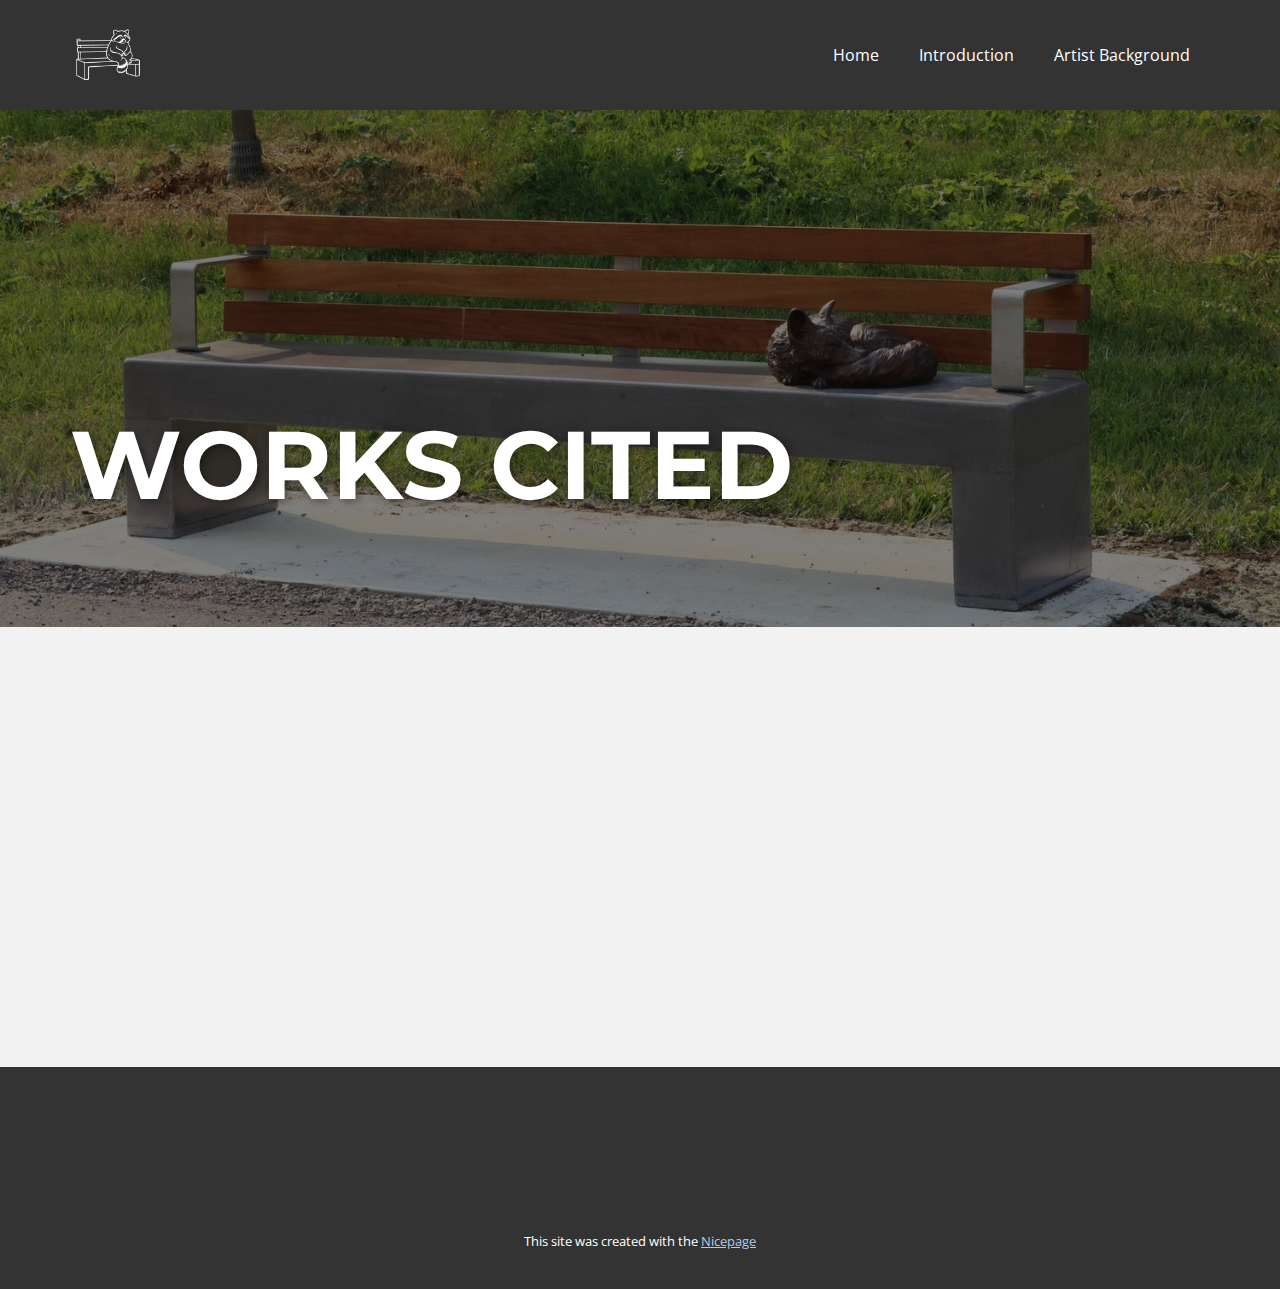
<file: Works-cited.html>
<!DOCTYPE html>
<html style="font-size: 16px;" lang="en"><head>
    <meta name="viewport" content="width=device-width, initial-scale=1.0">
    <meta charset="utf-8">
    <meta name="keywords" content="​​Designing Quality Spaces, ​We design homes, ​Elegantly curated spaces for today, Our Projects, We provide value of our clients, ​​We offer comprehensive services, Our Services, Our Gallery​, ​We crete transformative spaces, Our Team, We Design your Dream Space, Faq, Contact Us">
    <meta name="description" content="">
    <title>Works cited</title>
    <link rel="stylesheet" href="nicepage.css" media="screen">
<link rel="stylesheet" href="Works-cited.css" media="screen">
    <script class="u-script" type="text/javascript" src="jquery.js" defer=""></script>
    <script class="u-script" type="text/javascript" src="nicepage.js" defer=""></script>
    <meta name="generator" content="Nicepage 7.7.3, nicepage.com">
    
    
    
    
    
    
    <link id="u-theme-google-font" rel="stylesheet" href="https://fonts.googleapis.com/css?family=Roboto:100,100i,300,300i,400,400i,500,500i,700,700i,900,900i|Open+Sans:300,300i,400,400i,500,500i,600,600i,700,700i,800,800i">
    <link id="u-page-google-font" rel="stylesheet" href="https://fonts.googleapis.com/css?family=Montserrat:100,100i,200,200i,300,300i,400,400i,500,500i,600,600i,700,700i,800,800i,900,900i">
    <script type="application/ld+json">{
		"@context": "http://schema.org",
		"@type": "Organization",
		"name": "A_State_Of_Rest",
		"logo": "images/logo-website.png"
}</script>
    <meta name="theme-color" content="#478ac9">
    <meta property="og:title" content="Works cited">
    <meta property="og:type" content="website">
  <meta data-intl-tel-input-cdn-path="intlTelInput/"></head>
  <body data-path-to-root="./" data-include-products="false" class="u-body u-xl-mode" data-lang="en"><header class="u-clearfix u-header" id="sec-2f8a"><div class="u-clearfix u-sheet u-valign-middle-lg u-valign-middle-md u-valign-middle-sm u-valign-middle-xs u-sheet-1">
        <a href="./" data-page-id="700920115" class="u-image u-logo u-image-1" data-image-width="1024" data-image-height="1024" title="Home Menu">
          <img src="images/logo-website.png" class="u-logo-image u-logo-image-1">
        </a>
        <nav class="u-menu u-menu-one-level u-offcanvas u-menu-1">
          <div class="menu-collapse" style="font-size: 1rem; letter-spacing: 0px;">
            <a class="u-button-style u-custom-left-right-menu-spacing u-custom-padding-bottom u-custom-text-active-color u-custom-text-hover-color u-custom-top-bottom-menu-spacing u-hamburger-link u-nav-link u-text-active-palette-1-base u-text-hover-palette-2-base" href="#">
              <svg class="u-svg-link" viewBox="0 0 24 24"><use xlink:href="#menu-hamburger"></use></svg>
              <svg class="u-svg-content" version="1.1" id="menu-hamburger" viewBox="0 0 16 16" x="0px" y="0px" xmlns:xlink="http://www.w3.org/1999/xlink" xmlns="http://www.w3.org/2000/svg"><g><rect y="1" width="16" height="2"></rect><rect y="7" width="16" height="2"></rect><rect y="13" width="16" height="2"></rect>
</g></svg>
            </a>
          </div>
          <div class="u-custom-menu u-nav-container">
            <ul class="u-nav u-unstyled u-nav-1"><li class="u-nav-item"><a class="u-button-style u-nav-link u-text-active-grey-40 u-text-hover-grey-50" href="./" style="padding: 10px 20px;">Home</a>
</li><li class="u-nav-item"><a class="u-button-style u-nav-link u-text-active-grey-40 u-text-hover-grey-50" href="introduction.html" style="padding: 10px 20px;">Introduction</a>
</li><li class="u-nav-item"><a class="u-button-style u-nav-link u-text-active-grey-40 u-text-hover-grey-50" href="Artist-Background.html" style="padding: 10px 20px;">Artist Background</a>
</li></ul>
          </div>
          <div class="u-custom-menu u-nav-container-collapse">
            <div class="u-black u-container-style u-inner-container-layout u-opacity u-opacity-95 u-sidenav">
              <div class="u-inner-container-layout u-sidenav-overflow">
                <div class="u-menu-close"></div>
                <ul class="u-align-center u-nav u-popupmenu-items u-unstyled u-nav-2"><li class="u-nav-item"><a class="u-button-style u-nav-link" href="./">Home</a>
</li><li class="u-nav-item"><a class="u-button-style u-nav-link" href="introduction.html">Introduction</a>
</li><li class="u-nav-item"><a class="u-button-style u-nav-link" href="Artist-Background.html">Artist Background</a>
</li></ul>
              </div>
            </div>
            <div class="u-black u-menu-overlay u-opacity u-opacity-70"></div>
          </div>
        </nav>
      </div></header>
    <section class="skrollable skrollable-between u-align-center u-clearfix u-container-align-center u-container-align-left u-image u-shading u-uploaded-video u-section-1" id="carousel_e226" src="" data-image-width="1500" data-image-height="1041">
      <div class="u-clearfix u-sheet u-valign-middle-lg u-valign-middle-md u-valign-middle-sm u-valign-middle-xs u-sheet-1">
        <h1 class="u-align-left u-text u-text-default u-text-1" data-animation-name="customAnimationIn" data-animation-duration="1500" data-animation-delay="500">Works Cited</h1>
      </div>
    </section>
    <section class="u-clearfix u-grey-5 u-section-2" id="carousel_3ff9">
      <div class="u-clearfix u-sheet u-valign-middle u-sheet-1">
        <h5 class="u-align-center u-text u-text-default u-text-1" data-animation-name="customAnimationIn" data-animation-duration="1500" data-animation-delay="500">bibliography</h5>
        <p class="u-align-center u-text u-text-2" data-animation-name="customAnimationIn" data-animation-duration="1500" data-animation-delay="500">Bishop, Claire.&nbsp;<i>Installation Art : A Critical History</i>. London: Tate, 2005.&nbsp;<br>
          <br>Cronon, William.&nbsp;<i>Uncommon Ground : Rethinking the Human Place in Nature</i>. New York: W.W. Norton &amp; Co., 1996.<br>
          <br>Gombrich, E. H. (Ernst Hans).&nbsp;<i>The Story of Art</i>. Sixteenth edition (revised, Expanded and Redesigned). London: Phaidon Press Limited, 1995.&nbsp;<br>
          <br>Selborne, Roundell Palmer, and Sophia M. (Sophia Matilda) Palmer.&nbsp;<i>Memorials</i>. London ; Macmillan, 1896.<br>
          <br>Spirn, Anne Whiston.&nbsp;<i>The Granite Garden : Urban Nature and Human Design</i>. New York: Basic Books, 1984.<br>
          <br>Vickerd, Brandon. Brandon Vickerd, 2013. http://brandonvickerd.com/. 
        </p>
      </div>
    </section>
    
    
    
    
    
    <footer class="u-align-center u-clearfix u-container-align-center u-footer" id="sec-3d1c"><div class="u-clearfix u-sheet u-valign-middle-lg u-valign-middle-md u-valign-middle-sm u-valign-middle-xs u-sheet-1"></div></footer>
    <section class="u-backlink u-clearfix u-grey-80">
      <p class="u-text"><span>This site was created with the </span>
        <a class="u-link" href="https://nicepage.com/" target="_blank" rel="nofollow"><span>Nicepage</span>
        </a>
      </p>
    </section>
  
</body></html>
</file>
